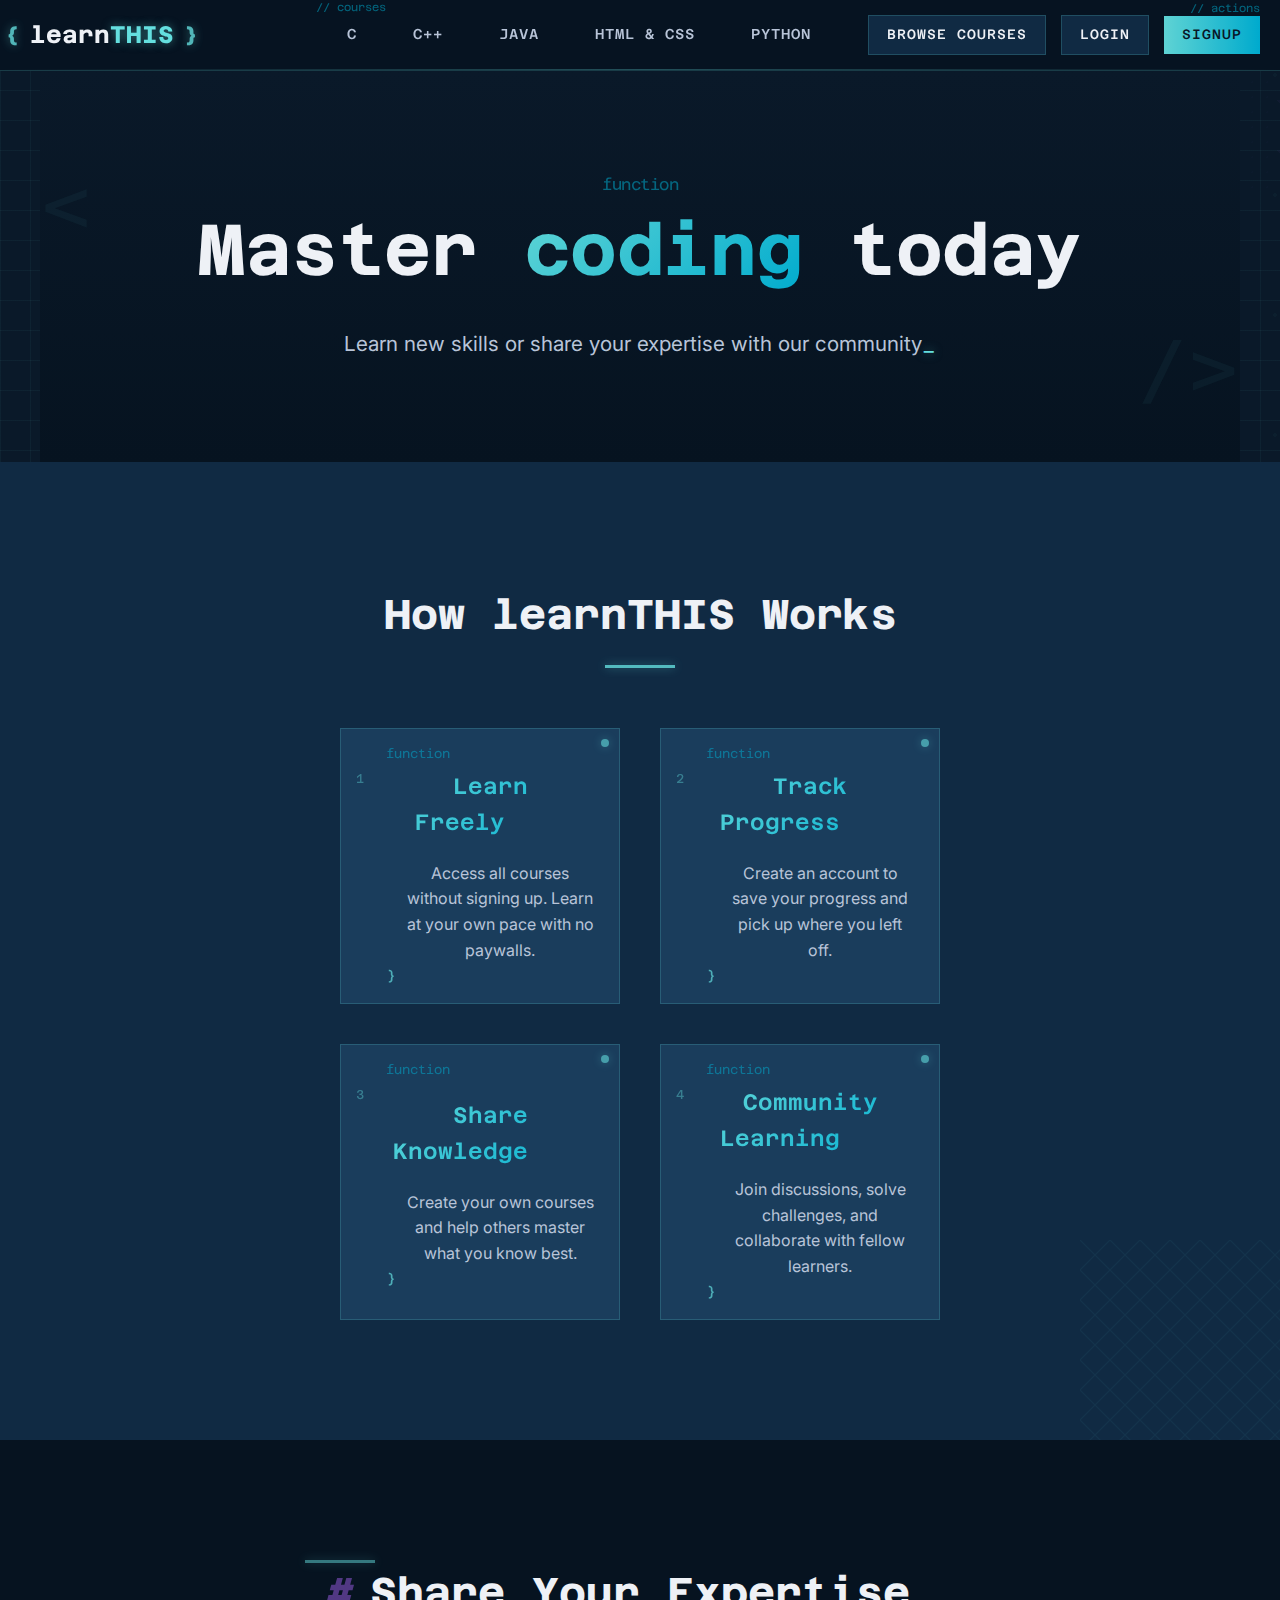
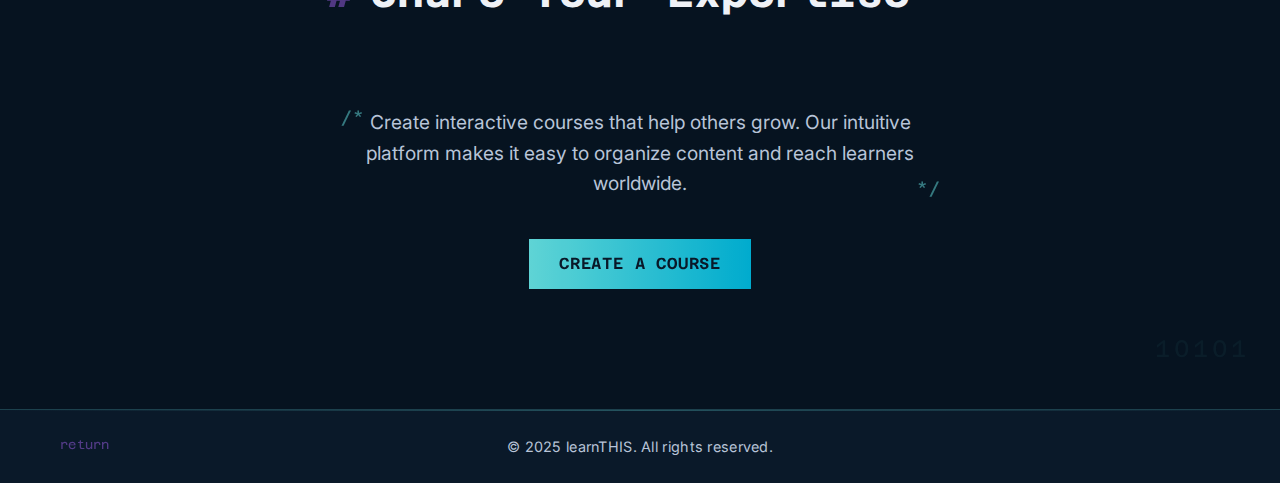
<file: index.html>
<!DOCTYPE html>
<html lang="en">

<head>
    <meta charset="UTF-8">
    <meta name="viewport" content="width=device-width, initial-scale=1.0">
    <meta name="description" content="Learn programming languages like C, C++, Java, HTML, CSS, and Python for free, or create your own courses to teach others">
    <title>learnTHIS - Free Programming Courses</title>
    <link rel="stylesheet" href="styles.css">
    <link rel="shortcut icon" href="favicon.ico" type="image/x-icon">
</head>

<body>
    <header>
        <nav aria-label="Main navigation">
            <a href="index.html" class="logo" aria-label="learnTHIS homepage">learn<span class="emphasized">THIS</span></a>

            <div class="courses-container" role="navigation" aria-label="Course navigation">
                <a href="C.html" class="course">C</a>
                <a href="C++.html" class="course">C++</a>
                <a href="Java.html" class="course">JAVA</a>
                <a href="HTML.html" class="course">HTML &amp; CSS</a>
                <a href="Python.html" class="course">PYTHON</a>
            </div>

            <div class="buttons-container">
                <a href="browse-courses.html" class="button">BROWSE COURSES</a>
                <a href="login.html" class="button">LOGIN</a>
                <a href="signup.html" class="button">SIGNUP</a>
            </div>
        </nav>
    </header>

    <main>
        <section class="welcome-section">
            <h1 class="welcome-title">Master <span id="rotating-text" class="emphasized"
                    data-courses="C,C++,JAVA,HTML & CSS,PYTHON">coding</span> today</h1>
            <p class="welcome-subtitle">Learn new skills or share your expertise with our community</p>
        </section>

        <section class="how-it-works-section" aria-labelledby="how-it-works">
            <h2 class="section-title" id="how-it-works">How learnTHIS Works</h2>
            <div class="features-container">
                <article class="feature-circle">
                    <h3>Learn Freely</h3>
                    <p>Access all courses without signing up. Learn at your own pace with no paywalls.</p>
                </article>
                <article class="feature-circle">
                    <h3>Track Progress</h3>
                    <p>Create an account to save your progress and pick up where you left off.</p>
                </article>
                <article class="feature-circle">
                    <h3>Share Knowledge</h3>
                    <p>Create your own courses and help others master what you know best.</p>
                </article>
                <article class="feature-circle">
                    <h3>Community Learning</h3>
                    <p>Join discussions, solve challenges, and collaborate with fellow learners.</p>
                </article>
            </div>
        </section>

        <section class="share-knowledge-section" aria-labelledby="share-knowledge">
            <div class="container">
                <h2 class="section-title" id="share-knowledge">Share Your Expertise</h2>
                <p class="share-knowledge-text">Create interactive courses that help others grow. Our intuitive platform makes it easy to organize content and reach learners worldwide.</p>
                <a href="create-course.html" class="button create-course-btn">CREATE A COURSE</a>
            </div>
        </section>
    </main>

    <footer>
        <div class="footer-content">
            © 2025 learnTHIS. All rights reserved.
        </div>
    </footer>
    <script src="script.js"></script>
</body>

</html>
</file>
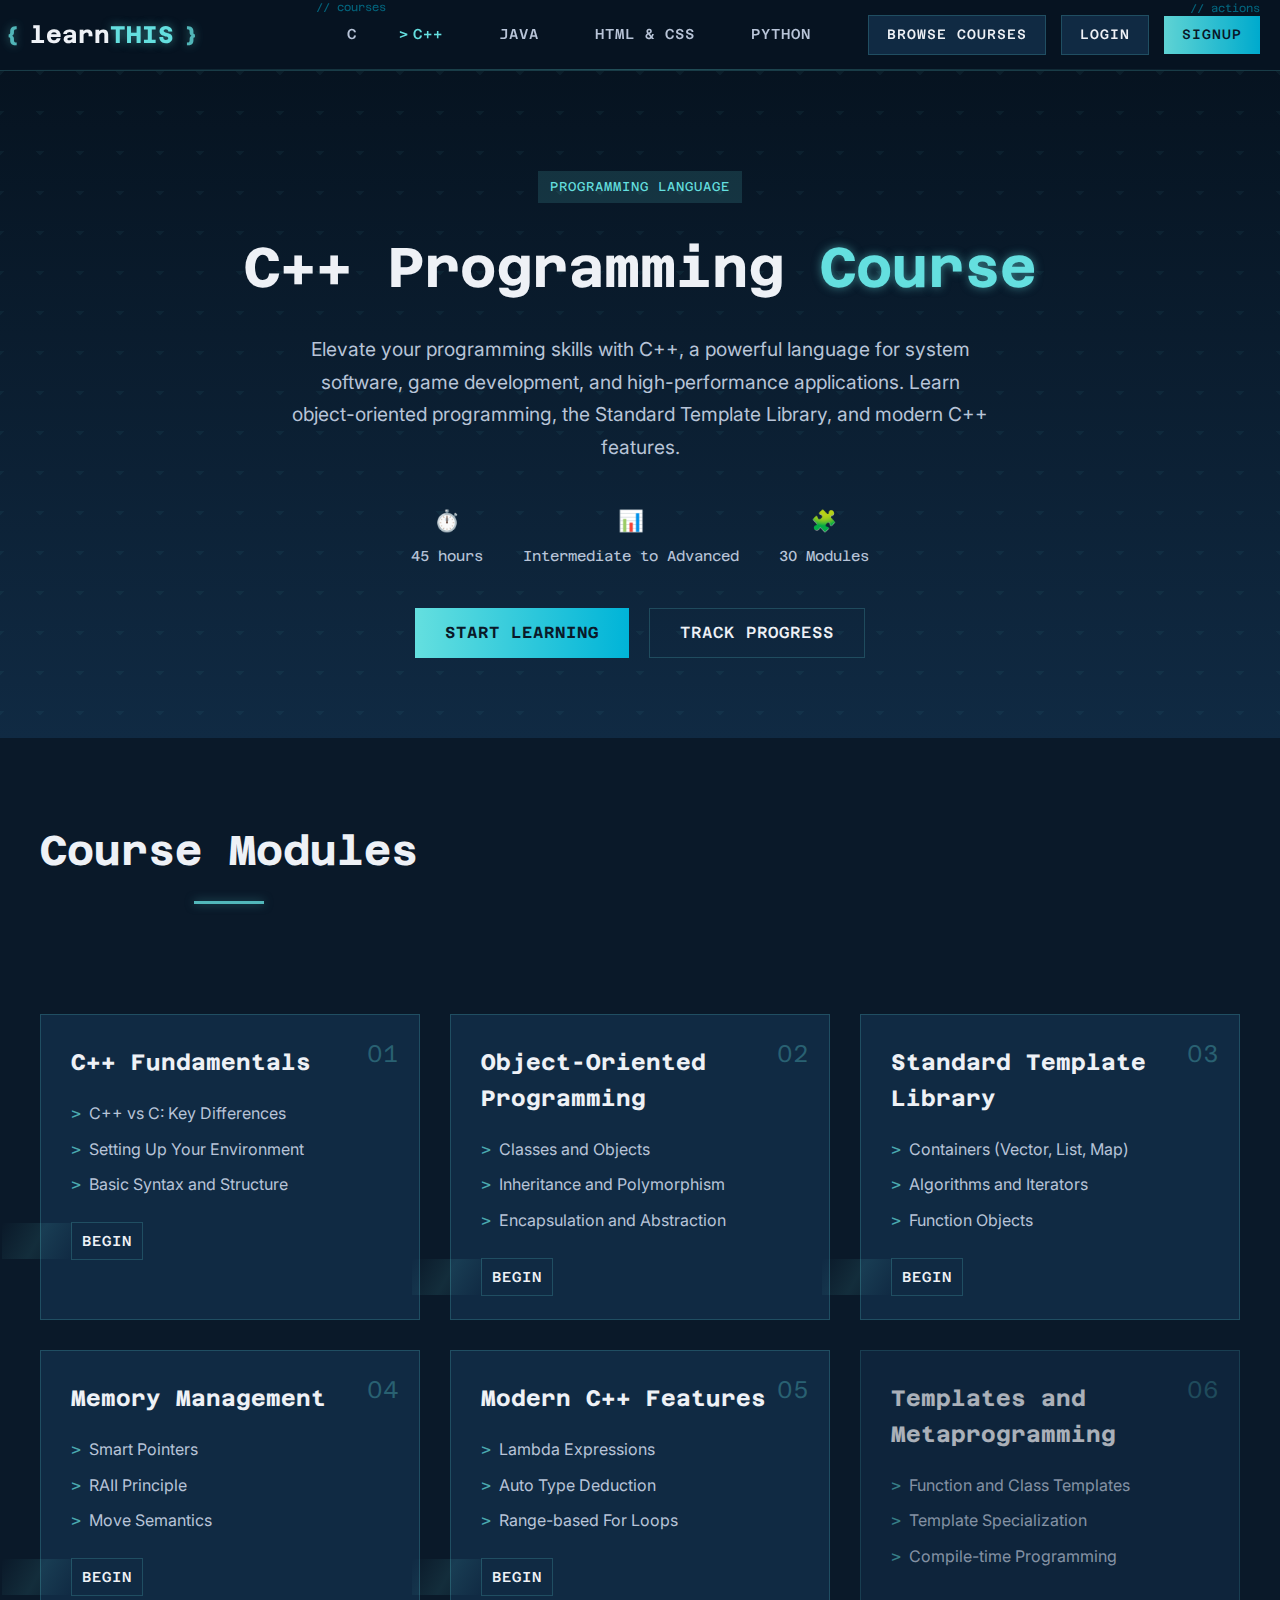
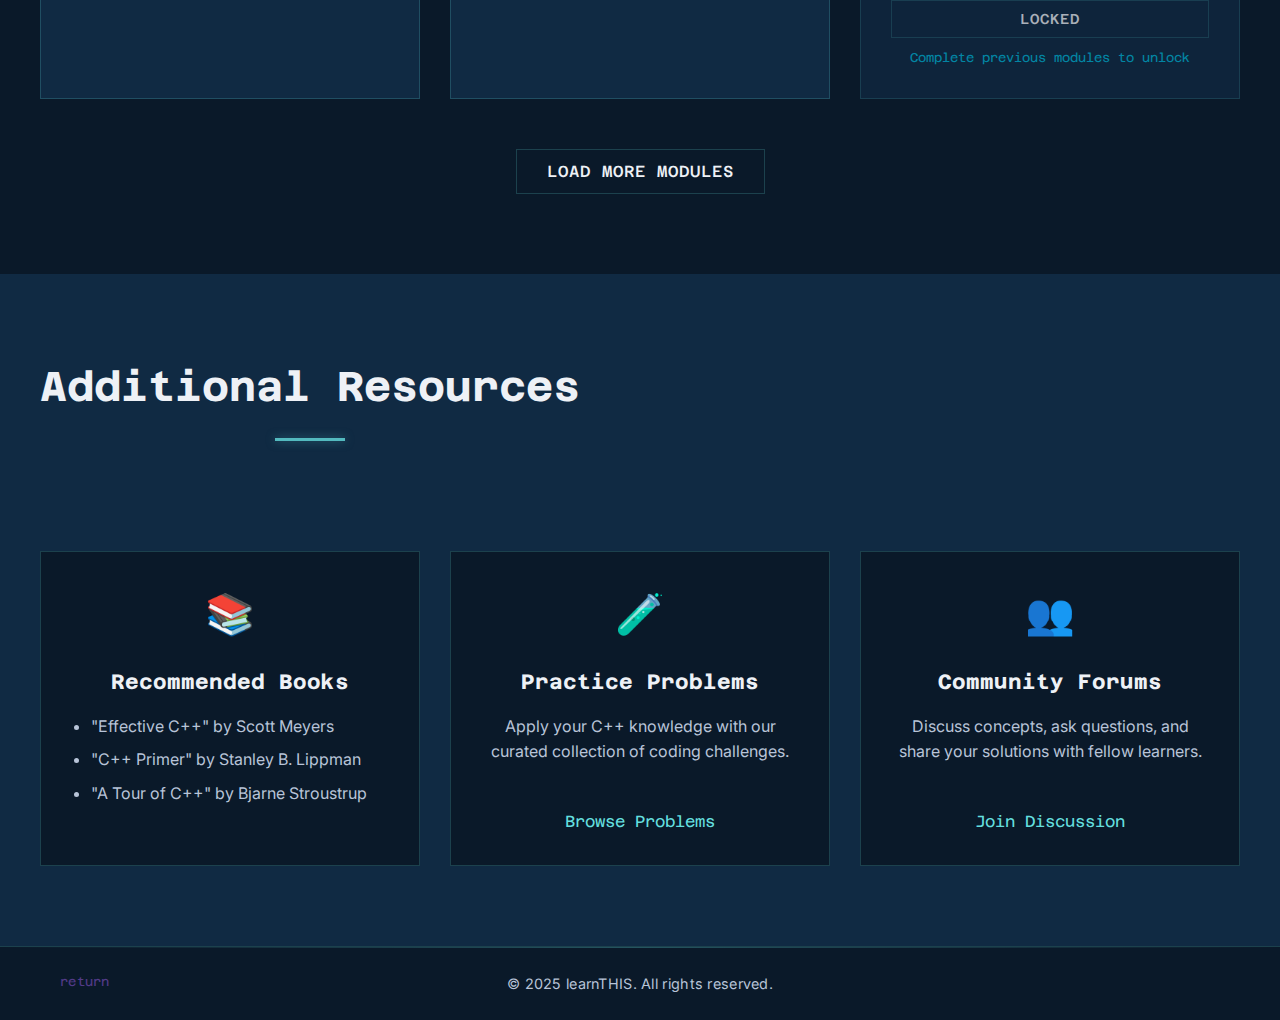
<file: C++.html>
<!DOCTYPE html>
<html lang="en">

<head>
    <meta charset="UTF-8">
    <meta name="viewport" content="width=device-width, initial-scale=1.0">
    <meta name="description" content="Learn C++ programming with object-oriented principles, STL, and modern C++ features through free interactive tutorials">
    <title>C++ Programming Course - learnTHIS</title>
    <link rel="stylesheet" href="styles.css">
    <link rel="stylesheet" href="course-styles.css">
    <link rel="shortcut icon" href="favicon.ico" type="image/x-icon">
</head>

<body class="course-page">
    <header>
        <nav aria-label="Main navigation">
            <a href="index.html" class="logo" aria-label="learnTHIS homepage">learn<span class="emphasized">THIS</span></a>

            <div class="courses-container" role="navigation" aria-label="Course navigation">
                <a href="C.html" class="course">C</a>
                <a href="C++.html" class="course active">C++</a>
                <a href="Java.html" class="course">JAVA</a>
                <a href="HTML.html" class="course">HTML &amp; CSS</a>
                <a href="Python.html" class="course">PYTHON</a>
            </div>

            <div class="buttons-container">
                <a href="browse-courses.html" class="button">BROWSE COURSES</a>
                <a href="login.html" class="button">LOGIN</a>
                <a href="signup.html" class="button">SIGNUP</a>
            </div>
        </nav>
    </header>

    <main>
        <section class="course-header">
            <div class="container">
                <span class="course-tag">Programming Language</span>
                <h1>C++ Programming <span class="emphasized">Course</span></h1>
                <p class="course-description">Elevate your programming skills with C++, a powerful language for system software, game development, and high-performance applications. Learn object-oriented programming, the Standard Template Library, and modern C++ features.</p>
                <div class="course-meta">
                    <div class="meta-item">
                        <span class="meta-icon">⏱️</span>
                        <span class="meta-text">45 hours</span>
                    </div>
                    <div class="meta-item">
                        <span class="meta-icon">📊</span>
                        <span class="meta-text">Intermediate to Advanced</span>
                    </div>
                    <div class="meta-item">
                        <span class="meta-icon">🧩</span>
                        <span class="meta-text">30 Modules</span>
                    </div>
                </div>
                <div class="course-actions">
                    <a href="#modules" class="button start-button">Start Learning</a>
                    <button class="button outline-button track-button">Track Progress</button>
                </div>
            </div>
        </section>

        <section id="modules" class="course-modules">
            <div class="container">
                <h2 class="section-title">Course Modules</h2>
                <div class="module-grid">
                    <div class="module-card">
                        <span class="module-number">01</span>
                        <h3>C++ Fundamentals</h3>
                        <ul class="module-lessons">
                            <li>C++ vs C: Key Differences</li>
                            <li>Setting Up Your Environment</li>
                            <li>Basic Syntax and Structure</li>
                        </ul>
                        <a href="Cpp/module1.html" class="button module-button">Begin</a>
                    </div>
                    
                    <div class="module-card">
                        <span class="module-number">02</span>
                        <h3>Object-Oriented Programming</h3>
                        <ul class="module-lessons">
                            <li>Classes and Objects</li>
                            <li>Inheritance and Polymorphism</li>
                            <li>Encapsulation and Abstraction</li>
                        </ul>
                        <a href="Cpp/module2.html" class="button module-button">Begin</a>
                    </div>
                    
                    <div class="module-card">
                        <span class="module-number">03</span>
                        <h3>Standard Template Library</h3>
                        <ul class="module-lessons">
                            <li>Containers (Vector, List, Map)</li>
                            <li>Algorithms and Iterators</li>
                            <li>Function Objects</li>
                        </ul>
                        <a href="Cpp/module3.html" class="button module-button">Begin</a>
                    </div>
                    
                    <div class="module-card">
                        <span class="module-number">04</span>
                        <h3>Memory Management</h3>
                        <ul class="module-lessons">
                            <li>Smart Pointers</li>
                            <li>RAII Principle</li>
                            <li>Move Semantics</li>
                        </ul>
                        <a href="Cpp/module4.html" class="button module-button">Begin</a>
                    </div>
                    
                    <div class="module-card">
                        <span class="module-number">05</span>
                        <h3>Modern C++ Features</h3>
                        <ul class="module-lessons">
                            <li>Lambda Expressions</li>
                            <li>Auto Type Deduction</li>
                            <li>Range-based For Loops</li>
                        </ul>
                        <a href="Cpp/module5.html" class="button module-button">Begin</a>
                    </div>
                    
                    <div class="module-card locked">
                        <span class="module-number">06</span>
                        <h3>Templates and Metaprogramming</h3>
                        <ul class="module-lessons">
                            <li>Function and Class Templates</li>
                            <li>Template Specialization</li>
                            <li>Compile-time Programming</li>
                        </ul>
                        <button class="button module-button" disabled>Locked</button>
                        <div class="module-lock-message">Complete previous modules to unlock</div>
                    </div>
                </div>
                
                <div class="load-more-container">
                    <button id="load-more" class="button outline-button">Load More Modules</button>
                </div>
            </div>
        </section>
        
        <section class="course-resources">
            <div class="container">
                <h2 class="section-title">Additional Resources</h2>
                <div class="resources-grid">
                    <div class="resource-card">
                        <div class="resource-icon">📚</div>
                        <h3>Recommended Books</h3>
                        <ul>
                            <li>"Effective C++" by Scott Meyers</li>
                            <li>"C++ Primer" by Stanley B. Lippman</li>
                            <li>"A Tour of C++" by Bjarne Stroustrup</li>
                        </ul>
                    </div>
                    
                    <div class="resource-card">
                        <div class="resource-icon">🧪</div>
                        <h3>Practice Problems</h3>
                        <p>Apply your C++ knowledge with our curated collection of coding challenges.</p>
                        <a href="Cpp/practice.html" class="text-link">Browse Problems</a>
                    </div>
                    
                    <div class="resource-card">
                        <div class="resource-icon">👥</div>
                        <h3>Community Forums</h3>
                        <p>Discuss concepts, ask questions, and share your solutions with fellow learners.</p>
                        <a href="forums.html" class="text-link">Join Discussion</a>
                    </div>
                </div>
            </div>
        </section>
    </main>

    <footer>
        <div class="footer-content">
            © 2025 learnTHIS. All rights reserved.
        </div>
    </footer>
    <script src="script.js"></script>
    <script src="course-script.js"></script>
</body>

</html>
</file>
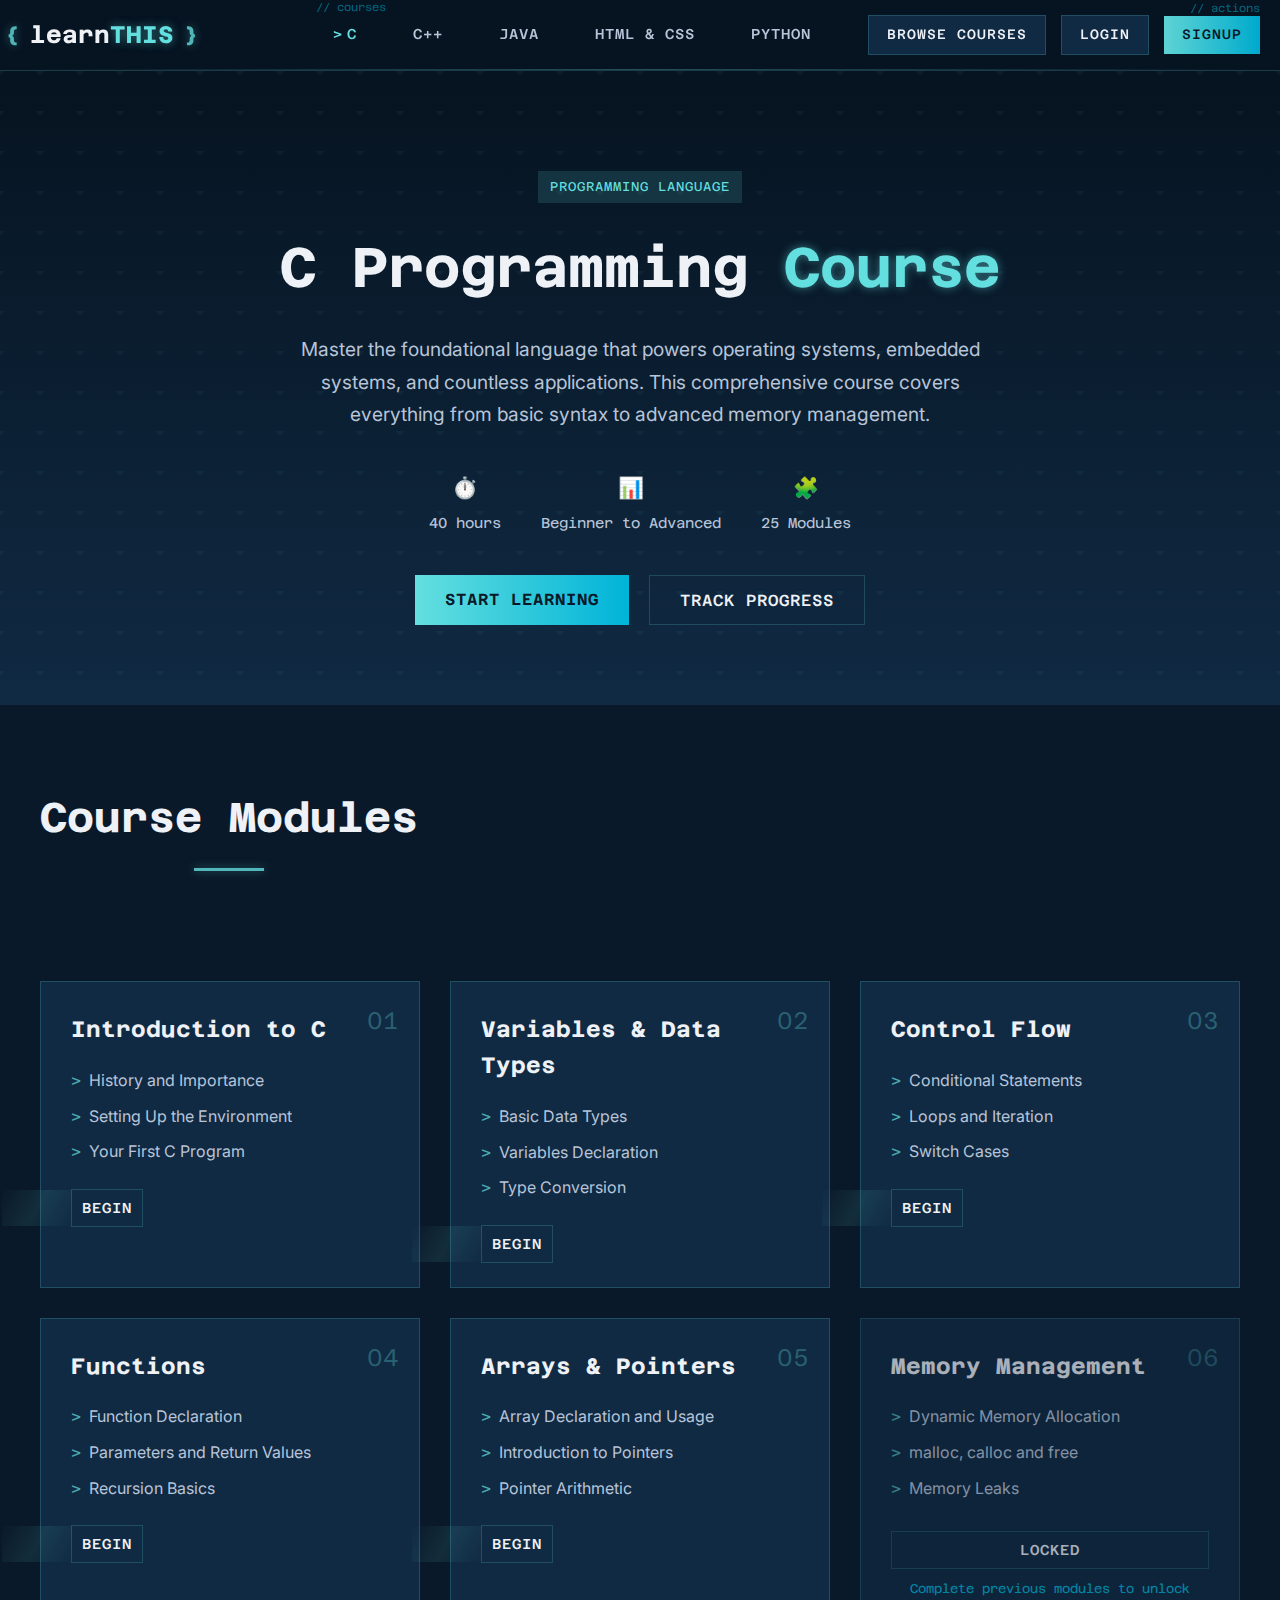
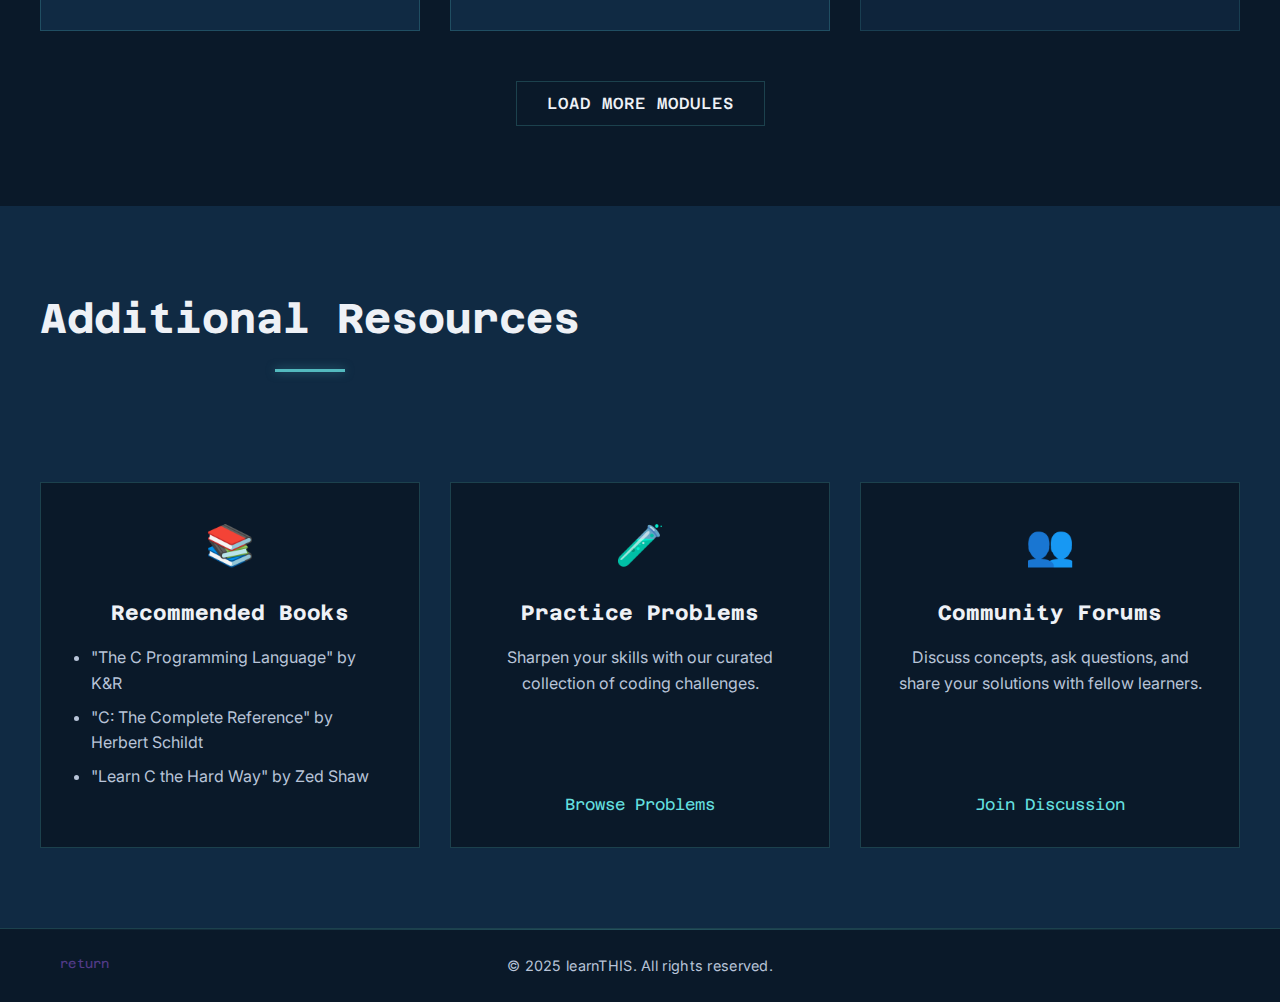
<file: C.html>
<!DOCTYPE html>
<html lang="en">

<head>
    <meta charset="UTF-8">
    <meta name="viewport" content="width=device-width, initial-scale=1.0">
    <meta name="description" content="Learn C programming from basics to advanced concepts with free interactive tutorials and exercises">
    <title>C Programming Course - learnTHIS</title>
    <link rel="stylesheet" href="styles.css">
    <link rel="stylesheet" href="course-styles.css">
    <link rel="shortcut icon" href="favicon.ico" type="image/x-icon">
</head>

<body class="course-page">
    <header>
        <nav aria-label="Main navigation">
            <a href="index.html" class="logo" aria-label="learnTHIS homepage">learn<span class="emphasized">THIS</span></a>

            <div class="courses-container" role="navigation" aria-label="Course navigation">
                <a href="C.html" class="course active">C</a>
                <a href="C++.html" class="course">C++</a>
                <a href="Java.html" class="course">JAVA</a>
                <a href="HTML.html" class="course">HTML &amp; CSS</a>
                <a href="Python.html" class="course">PYTHON</a>
            </div>

            <div class="buttons-container">
                <a href="browse-courses.html" class="button">BROWSE COURSES</a>
                <a href="login.html" class="button">LOGIN</a>
                <a href="signup.html" class="button">SIGNUP</a>
            </div>
        </nav>
    </header>

    <main>
        <section class="course-header">
            <div class="container">
                <span class="course-tag">Programming Language</span>
                <h1>C Programming <span class="emphasized">Course</span></h1>
                <p class="course-description">Master the foundational language that powers operating systems, embedded systems, and countless applications. This comprehensive course covers everything from basic syntax to advanced memory management.</p>
                <div class="course-meta">
                    <div class="meta-item">
                        <span class="meta-icon">⏱️</span>
                        <span class="meta-text">40 hours</span>
                    </div>
                    <div class="meta-item">
                        <span class="meta-icon">📊</span>
                        <span class="meta-text">Beginner to Advanced</span>
                    </div>
                    <div class="meta-item">
                        <span class="meta-icon">🧩</span>
                        <span class="meta-text">25 Modules</span>
                    </div>
                </div>
                <div class="course-actions">
                    <a href="#modules" class="button start-button">Start Learning</a>
                    <button class="button outline-button track-button">Track Progress</button>
                </div>
            </div>
        </section>

        <section id="modules" class="course-modules">
            <div class="container">
                <h2 class="section-title">Course Modules</h2>
                <div class="module-grid">
                    <div class="module-card">
                        <span class="module-number">01</span>
                        <h3>Introduction to C</h3>
                        <ul class="module-lessons">
                            <li>History and Importance</li>
                            <li>Setting Up the Environment</li>
                            <li>Your First C Program</li>
                        </ul>
                        <a href="C/module1.html" class="button module-button">Begin</a>
                    </div>
                    
                    <div class="module-card">
                        <span class="module-number">02</span>
                        <h3>Variables & Data Types</h3>
                        <ul class="module-lessons">
                            <li>Basic Data Types</li>
                            <li>Variables Declaration</li>
                            <li>Type Conversion</li>
                        </ul>
                        <a href="C/module2.html" class="button module-button">Begin</a>
                    </div>
                    
                    <div class="module-card">
                        <span class="module-number">03</span>
                        <h3>Control Flow</h3>
                        <ul class="module-lessons">
                            <li>Conditional Statements</li>
                            <li>Loops and Iteration</li>
                            <li>Switch Cases</li>
                        </ul>
                        <a href="C/module3.html" class="button module-button">Begin</a>
                    </div>
                    
                    <div class="module-card">
                        <span class="module-number">04</span>
                        <h3>Functions</h3>
                        <ul class="module-lessons">
                            <li>Function Declaration</li>
                            <li>Parameters and Return Values</li>
                            <li>Recursion Basics</li>
                        </ul>
                        <a href="C/module4.html" class="button module-button">Begin</a>
                    </div>
                    
                    <div class="module-card">
                        <span class="module-number">05</span>
                        <h3>Arrays & Pointers</h3>
                        <ul class="module-lessons">
                            <li>Array Declaration and Usage</li>
                            <li>Introduction to Pointers</li>
                            <li>Pointer Arithmetic</li>
                        </ul>
                        <a href="C/module5.html" class="button module-button">Begin</a>
                    </div>
                    
                    <div class="module-card locked">
                        <span class="module-number">06</span>
                        <h3>Memory Management</h3>
                        <ul class="module-lessons">
                            <li>Dynamic Memory Allocation</li>
                            <li>malloc, calloc and free</li>
                            <li>Memory Leaks</li>
                        </ul>
                        <button class="button module-button" disabled>Locked</button>
                        <div class="module-lock-message">Complete previous modules to unlock</div>
                    </div>
                </div>
                
                <div class="load-more-container">
                    <button id="load-more" class="button outline-button">Load More Modules</button>
                </div>
            </div>
        </section>
        
        <section class="course-resources">
            <div class="container">
                <h2 class="section-title">Additional Resources</h2>
                <div class="resources-grid">
                    <div class="resource-card">
                        <div class="resource-icon">📚</div>
                        <h3>Recommended Books</h3>
                        <ul>
                            <li>"The C Programming Language" by K&R</li>
                            <li>"C: The Complete Reference" by Herbert Schildt</li>
                            <li>"Learn C the Hard Way" by Zed Shaw</li>
                        </ul>
                    </div>
                    
                    <div class="resource-card">
                        <div class="resource-icon">🧪</div>
                        <h3>Practice Problems</h3>
                        <p>Sharpen your skills with our curated collection of coding challenges.</p>
                        <a href="C/practice.html" class="text-link">Browse Problems</a>
                    </div>
                    
                    <div class="resource-card">
                        <div class="resource-icon">👥</div>
                        <h3>Community Forums</h3>
                        <p>Discuss concepts, ask questions, and share your solutions with fellow learners.</p>
                        <a href="forums.html" class="text-link">Join Discussion</a>
                    </div>
                </div>
            </div>
        </section>
    </main>

    <footer>
        <div class="footer-content">
            © 2025 learnTHIS. All rights reserved.
        </div>
    </footer>
    <script src="script.js"></script>
    <script src="course-script.js"></script>
</body>

</html>
</file>
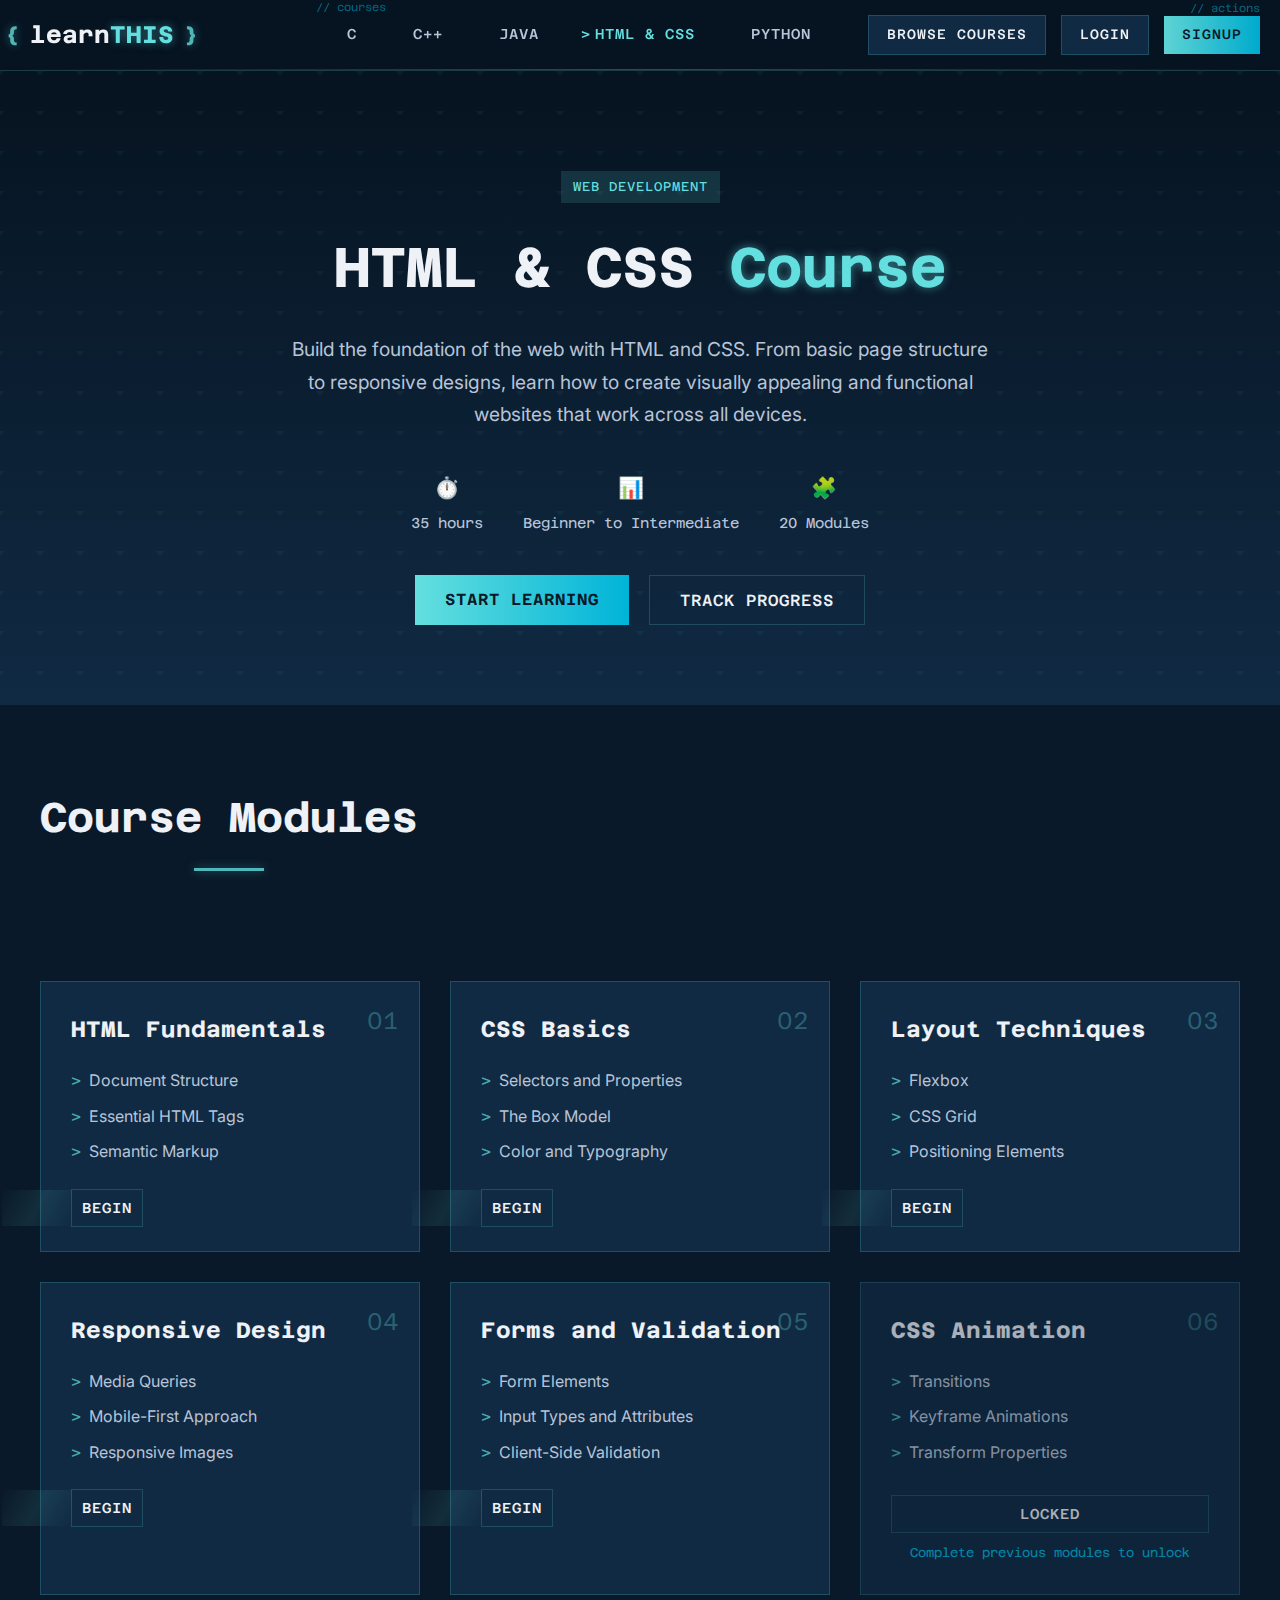
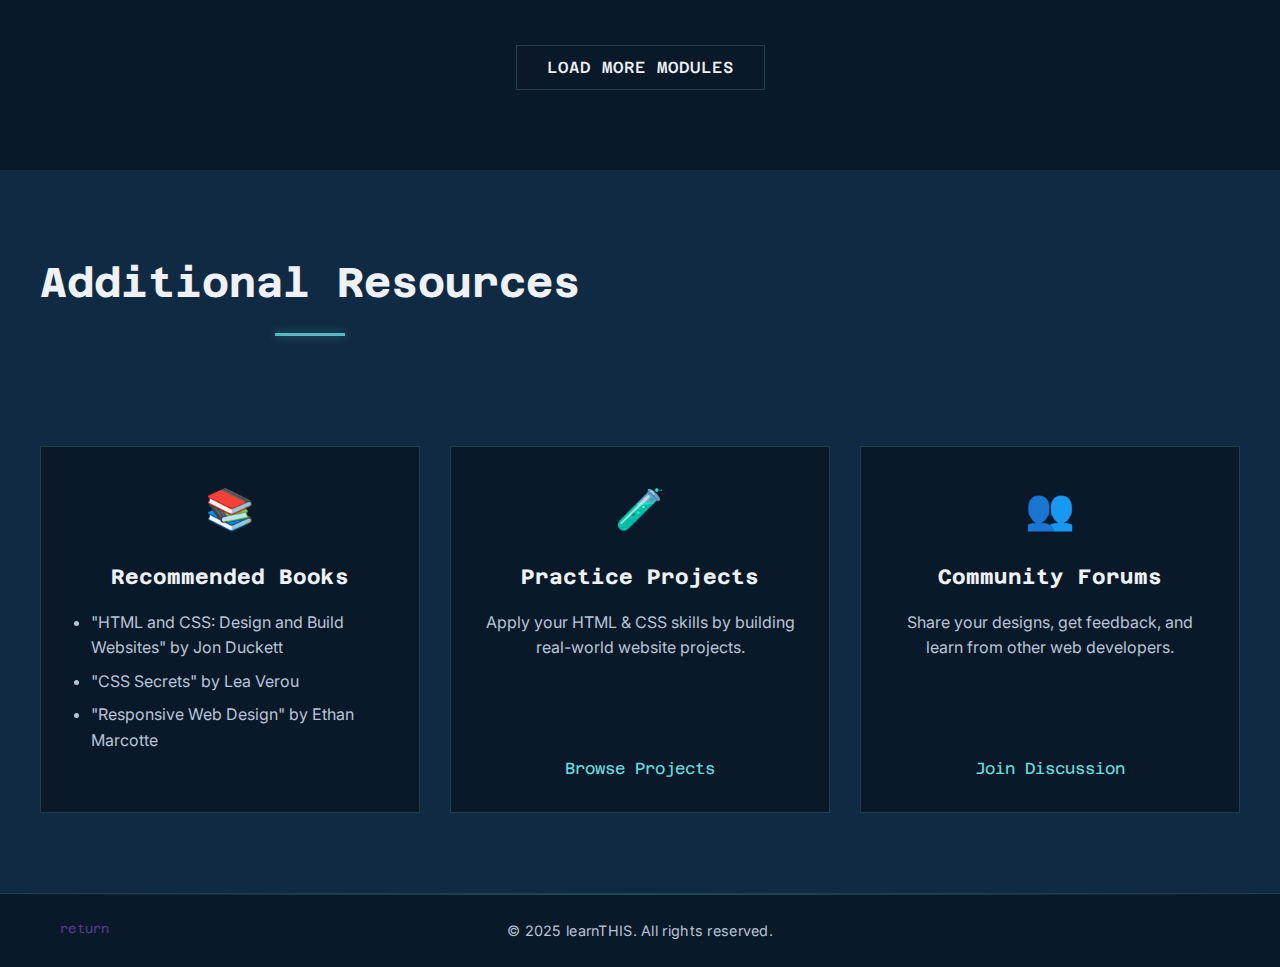
<file: HTML.html>
<!DOCTYPE html>
<html lang="en">

<head>
    <meta charset="UTF-8">
    <meta name="viewport" content="width=device-width, initial-scale=1.0">
    <meta name="description" content="Learn HTML and CSS from scratch to create beautiful, responsive websites with interactive lessons and projects">
    <title>HTML & CSS Course - learnTHIS</title>
    <link rel="stylesheet" href="styles.css">
    <link rel="stylesheet" href="course-styles.css">
    <link rel="shortcut icon" href="favicon.ico" type="image/x-icon">
</head>

<body class="course-page">
    <header>
        <nav aria-label="Main navigation">
            <a href="index.html" class="logo" aria-label="learnTHIS homepage">learn<span class="emphasized">THIS</span></a>

            <div class="courses-container" role="navigation" aria-label="Course navigation">
                <a href="C.html" class="course">C</a>
                <a href="C++.html" class="course">C++</a>
                <a href="Java.html" class="course">JAVA</a>
                <a href="HTML.html" class="course active">HTML &amp; CSS</a>
                <a href="Python.html" class="course">PYTHON</a>
            </div>

            <div class="buttons-container">
                <a href="browse-courses.html" class="button">BROWSE COURSES</a>
                <a href="login.html" class="button">LOGIN</a>
                <a href="signup.html" class="button">SIGNUP</a>
            </div>
        </nav>
    </header>

    <main>
        <section class="course-header">
            <div class="container">
                <span class="course-tag">Web Development</span>
                <h1>HTML & CSS <span class="emphasized">Course</span></h1>
                <p class="course-description">Build the foundation of the web with HTML and CSS. From basic page structure to responsive designs, learn how to create visually appealing and functional websites that work across all devices.</p>
                <div class="course-meta">
                    <div class="meta-item">
                        <span class="meta-icon">⏱️</span>
                        <span class="meta-text">35 hours</span>
                    </div>
                    <div class="meta-item">
                        <span class="meta-icon">📊</span>
                        <span class="meta-text">Beginner to Intermediate</span>
                    </div>
                    <div class="meta-item">
                        <span class="meta-icon">🧩</span>
                        <span class="meta-text">20 Modules</span>
                    </div>
                </div>
                <div class="course-actions">
                    <a href="#modules" class="button start-button">Start Learning</a>
                    <button class="button outline-button track-button">Track Progress</button>
                </div>
            </div>
        </section>

        <section id="modules" class="course-modules">
            <div class="container">
                <h2 class="section-title">Course Modules</h2>
                <div class="module-grid">
                    <div class="module-card">
                        <span class="module-number">01</span>
                        <h3>HTML Fundamentals</h3>
                        <ul class="module-lessons">
                            <li>Document Structure</li>
                            <li>Essential HTML Tags</li>
                            <li>Semantic Markup</li>
                        </ul>
                        <a href="HTML/module1.html" class="button module-button">Begin</a>
                    </div>
                    
                    <div class="module-card">
                        <span class="module-number">02</span>
                        <h3>CSS Basics</h3>
                        <ul class="module-lessons">
                            <li>Selectors and Properties</li>
                            <li>The Box Model</li>
                            <li>Color and Typography</li>
                        </ul>
                        <a href="HTML/module2.html" class="button module-button">Begin</a>
                    </div>
                    
                    <div class="module-card">
                        <span class="module-number">03</span>
                        <h3>Layout Techniques</h3>
                        <ul class="module-lessons">
                            <li>Flexbox</li>
                            <li>CSS Grid</li>
                            <li>Positioning Elements</li>
                        </ul>
                        <a href="HTML/module3.html" class="button module-button">Begin</a>
                    </div>
                    
                    <div class="module-card">
                        <span class="module-number">04</span>
                        <h3>Responsive Design</h3>
                        <ul class="module-lessons">
                            <li>Media Queries</li>
                            <li>Mobile-First Approach</li>
                            <li>Responsive Images</li>
                        </ul>
                        <a href="HTML/module4.html" class="button module-button">Begin</a>
                    </div>
                    
                    <div class="module-card">
                        <span class="module-number">05</span>
                        <h3>Forms and Validation</h3>
                        <ul class="module-lessons">
                            <li>Form Elements</li>
                            <li>Input Types and Attributes</li>
                            <li>Client-Side Validation</li>
                        </ul>
                        <a href="HTML/module5.html" class="button module-button">Begin</a>
                    </div>
                    
                    <div class="module-card locked">
                        <span class="module-number">06</span>
                        <h3>CSS Animation</h3>
                        <ul class="module-lessons">
                            <li>Transitions</li>
                            <li>Keyframe Animations</li>
                            <li>Transform Properties</li>
                        </ul>
                        <button class="button module-button" disabled>Locked</button>
                        <div class="module-lock-message">Complete previous modules to unlock</div>
                    </div>
                </div>
                
                <div class="load-more-container">
                    <button id="load-more" class="button outline-button">Load More Modules</button>
                </div>
            </div>
        </section>
        
        <section class="course-resources">
            <div class="container">
                <h2 class="section-title">Additional Resources</h2>
                <div class="resources-grid">
                    <div class="resource-card">
                        <div class="resource-icon">📚</div>
                        <h3>Recommended Books</h3>
                        <ul>
                            <li>"HTML and CSS: Design and Build Websites" by Jon Duckett</li>
                            <li>"CSS Secrets" by Lea Verou</li>
                            <li>"Responsive Web Design" by Ethan Marcotte</li>
                        </ul>
                    </div>
                    
                    <div class="resource-card">
                        <div class="resource-icon">🧪</div>
                        <h3>Practice Projects</h3>
                        <p>Apply your HTML & CSS skills by building real-world website projects.</p>
                        <a href="HTML/projects.html" class="text-link">Browse Projects</a>
                    </div>
                    
                    <div class="resource-card">
                        <div class="resource-icon">👥</div>
                        <h3>Community Forums</h3>
                        <p>Share your designs, get feedback, and learn from other web developers.</p>
                        <a href="forums.html" class="text-link">Join Discussion</a>
                    </div>
                </div>
            </div>
        </section>
    </main>

    <footer>
        <div class="footer-content">
            © 2025 learnTHIS. All rights reserved.
        </div>
    </footer>
    <script src="script.js"></script>
    <script src="course-script.js"></script>
</body>

</html>
</file>
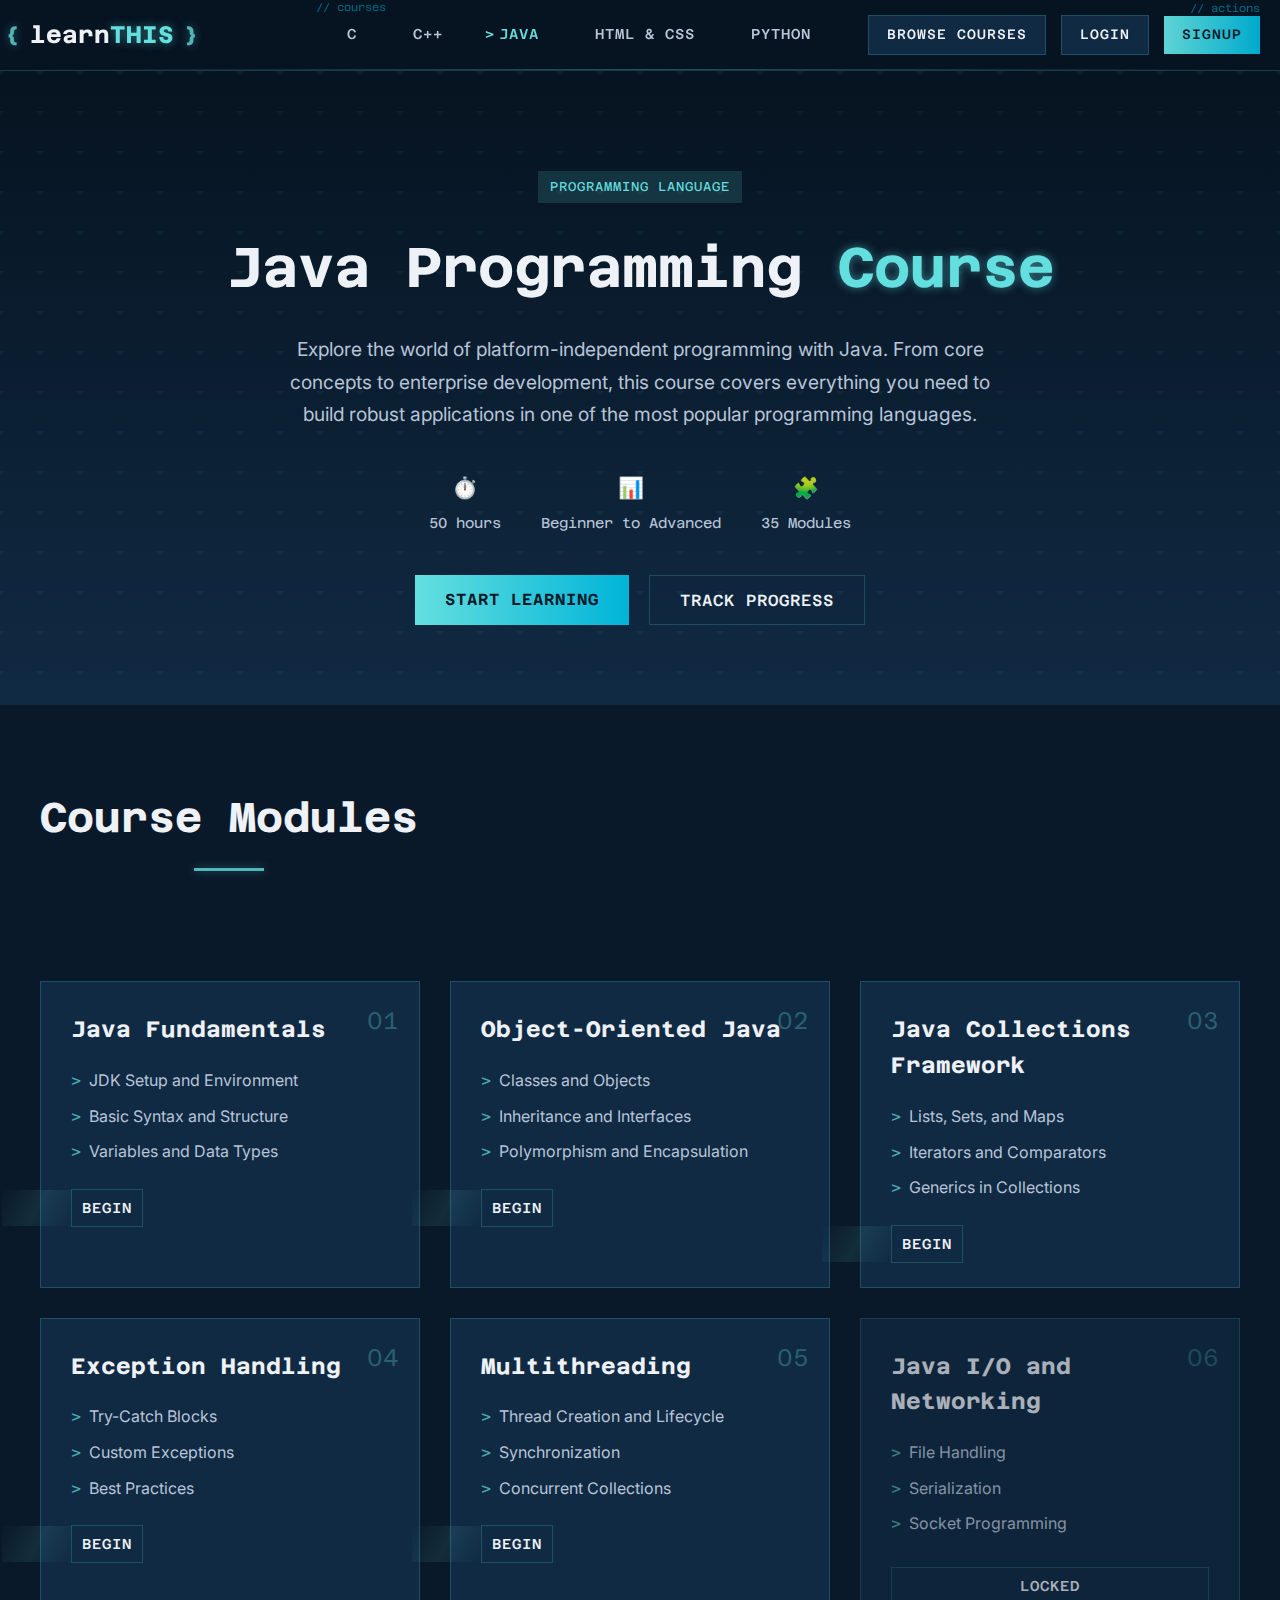
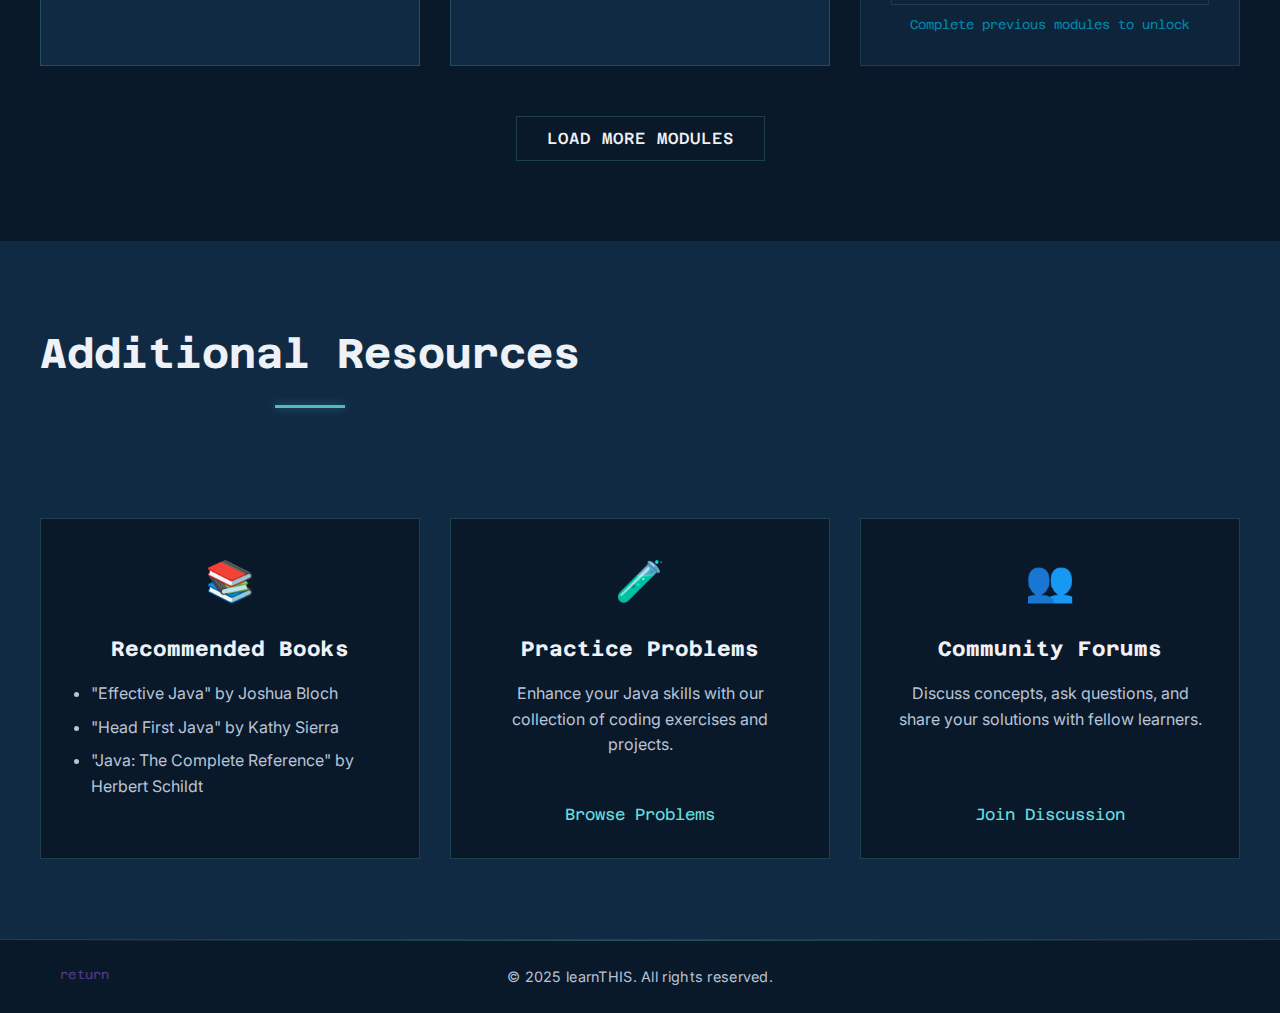
<file: Java.html>
<!DOCTYPE html>
<html lang="en">

<head>
    <meta charset="UTF-8">
    <meta name="viewport" content="width=device-width, initial-scale=1.0">
    <meta name="description" content="Learn Java programming from foundations to advanced topics including OOP, collections, and enterprise development">
    <title>Java Programming Course - learnTHIS</title>
    <link rel="stylesheet" href="styles.css">
    <link rel="stylesheet" href="course-styles.css">
    <link rel="shortcut icon" href="favicon.ico" type="image/x-icon">
</head>

<body class="course-page">
    <header>
        <nav aria-label="Main navigation">
            <a href="index.html" class="logo" aria-label="learnTHIS homepage">learn<span class="emphasized">THIS</span></a>

            <div class="courses-container" role="navigation" aria-label="Course navigation">
                <a href="C.html" class="course">C</a>
                <a href="C++.html" class="course">C++</a>
                <a href="Java.html" class="course active">JAVA</a>
                <a href="HTML.html" class="course">HTML &amp; CSS</a>
                <a href="Python.html" class="course">PYTHON</a>
            </div>

            <div class="buttons-container">
                <a href="browse-courses.html" class="button">BROWSE COURSES</a>
                <a href="login.html" class="button">LOGIN</a>
                <a href="signup.html" class="button">SIGNUP</a>
            </div>
        </nav>
    </header>

    <main>
        <section class="course-header">
            <div class="container">
                <span class="course-tag">Programming Language</span>
                <h1>Java Programming <span class="emphasized">Course</span></h1>
                <p class="course-description">Explore the world of platform-independent programming with Java. From core concepts to enterprise development, this course covers everything you need to build robust applications in one of the most popular programming languages.</p>
                <div class="course-meta">
                    <div class="meta-item">
                        <span class="meta-icon">⏱️</span>
                        <span class="meta-text">50 hours</span>
                    </div>
                    <div class="meta-item">
                        <span class="meta-icon">📊</span>
                        <span class="meta-text">Beginner to Advanced</span>
                    </div>
                    <div class="meta-item">
                        <span class="meta-icon">🧩</span>
                        <span class="meta-text">35 Modules</span>
                    </div>
                </div>
                <div class="course-actions">
                    <a href="#modules" class="button start-button">Start Learning</a>
                    <button class="button outline-button track-button">Track Progress</button>
                </div>
            </div>
        </section>

        <section id="modules" class="course-modules">
            <div class="container">
                <h2 class="section-title">Course Modules</h2>
                <div class="module-grid">
                    <div class="module-card">
                        <span class="module-number">01</span>
                        <h3>Java Fundamentals</h3>
                        <ul class="module-lessons">
                            <li>JDK Setup and Environment</li>
                            <li>Basic Syntax and Structure</li>
                            <li>Variables and Data Types</li>
                        </ul>
                        <a href="Java/module1.html" class="button module-button">Begin</a>
                    </div>
                    
                    <div class="module-card">
                        <span class="module-number">02</span>
                        <h3>Object-Oriented Java</h3>
                        <ul class="module-lessons">
                            <li>Classes and Objects</li>
                            <li>Inheritance and Interfaces</li>
                            <li>Polymorphism and Encapsulation</li>
                        </ul>
                        <a href="Java/module2.html" class="button module-button">Begin</a>
                    </div>
                    
                    <div class="module-card">
                        <span class="module-number">03</span>
                        <h3>Java Collections Framework</h3>
                        <ul class="module-lessons">
                            <li>Lists, Sets, and Maps</li>
                            <li>Iterators and Comparators</li>
                            <li>Generics in Collections</li>
                        </ul>
                        <a href="Java/module3.html" class="button module-button">Begin</a>
                    </div>
                    
                    <div class="module-card">
                        <span class="module-number">04</span>
                        <h3>Exception Handling</h3>
                        <ul class="module-lessons">
                            <li>Try-Catch Blocks</li>
                            <li>Custom Exceptions</li>
                            <li>Best Practices</li>
                        </ul>
                        <a href="Java/module4.html" class="button module-button">Begin</a>
                    </div>
                    
                    <div class="module-card">
                        <span class="module-number">05</span>
                        <h3>Multithreading</h3>
                        <ul class="module-lessons">
                            <li>Thread Creation and Lifecycle</li>
                            <li>Synchronization</li>
                            <li>Concurrent Collections</li>
                        </ul>
                        <a href="Java/module5.html" class="button module-button">Begin</a>
                    </div>
                    
                    <div class="module-card locked">
                        <span class="module-number">06</span>
                        <h3>Java I/O and Networking</h3>
                        <ul class="module-lessons">
                            <li>File Handling</li>
                            <li>Serialization</li>
                            <li>Socket Programming</li>
                        </ul>
                        <button class="button module-button" disabled>Locked</button>
                        <div class="module-lock-message">Complete previous modules to unlock</div>
                    </div>
                </div>
                
                <div class="load-more-container">
                    <button id="load-more" class="button outline-button">Load More Modules</button>
                </div>
            </div>
        </section>
        
        <section class="course-resources">
            <div class="container">
                <h2 class="section-title">Additional Resources</h2>
                <div class="resources-grid">
                    <div class="resource-card">
                        <div class="resource-icon">📚</div>
                        <h3>Recommended Books</h3>
                        <ul>
                            <li>"Effective Java" by Joshua Bloch</li>
                            <li>"Head First Java" by Kathy Sierra</li>
                            <li>"Java: The Complete Reference" by Herbert Schildt</li>
                        </ul>
                    </div>
                    
                    <div class="resource-card">
                        <div class="resource-icon">🧪</div>
                        <h3>Practice Problems</h3>
                        <p>Enhance your Java skills with our collection of coding exercises and projects.</p>
                        <a href="Java/practice.html" class="text-link">Browse Problems</a>
                    </div>
                    
                    <div class="resource-card">
                        <div class="resource-icon">👥</div>
                        <h3>Community Forums</h3>
                        <p>Discuss concepts, ask questions, and share your solutions with fellow learners.</p>
                        <a href="forums.html" class="text-link">Join Discussion</a>
                    </div>
                </div>
            </div>
        </section>
    </main>

    <footer>
        <div class="footer-content">
            © 2025 learnTHIS. All rights reserved.
        </div>
    </footer>
    <script src="script.js"></script>
    <script src="course-script.js"></script>
</body>

</html>
</file>
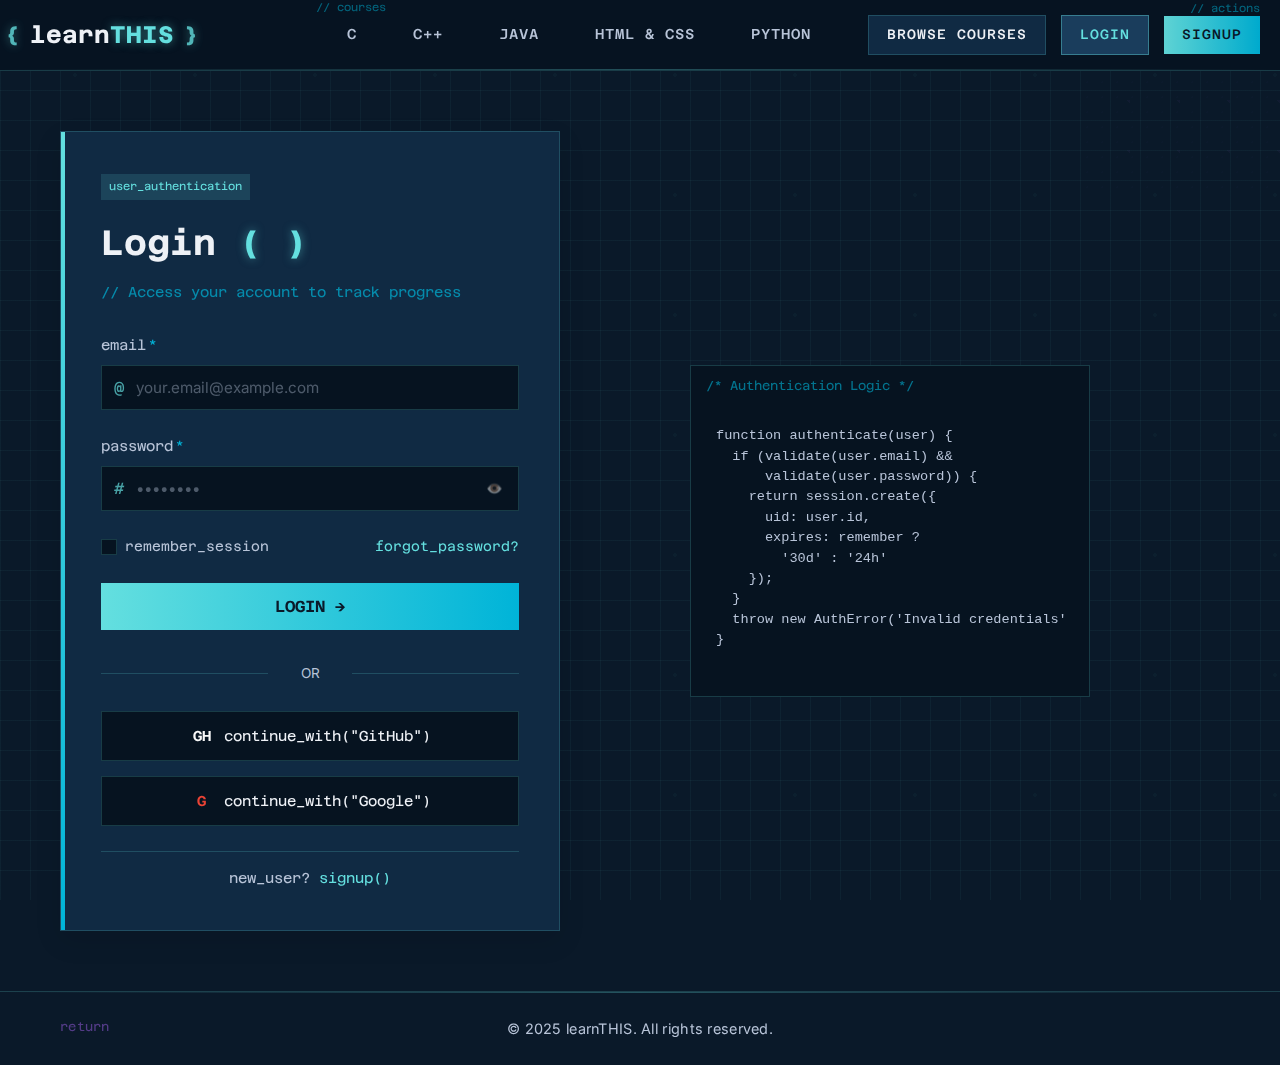
<file: login.html>
<!DOCTYPE html>
<html lang="en">

<head>
    <meta charset="UTF-8">
    <meta name="viewport" content="width=device-width, initial-scale=1.0">
    <meta name="description" content="Login to learnTHIS to track your progress and access personalized learning resources">
    <title>Login - learnTHIS</title>
    <link rel="stylesheet" href="styles.css">
    <link rel="stylesheet" href="auth-styles.css">
    <link rel="shortcut icon" href="favicon.ico" type="image/x-icon">
</head>

<body class="auth-page">
    <header>
        <nav aria-label="Main navigation">
            <a href="index.html" class="logo" aria-label="learnTHIS homepage">learn<span class="emphasized">THIS</span></a>

            <div class="courses-container" role="navigation" aria-label="Course navigation">
                <a href="C.html" class="course">C</a>
                <a href="C++.html" class="course">C++</a>
                <a href="Java.html" class="course">JAVA</a>
                <a href="HTML.html" class="course">HTML &amp; CSS</a>
                <a href="Python.html" class="course">PYTHON</a>
            </div>

            <div class="buttons-container">
                <a href="browse-courses.html" class="button">BROWSE COURSES</a>
                <a href="login.html" class="button active">LOGIN</a>
                <a href="signup.html" class="button">SIGNUP</a>
            </div>
        </nav>
    </header>

    <main>
        <section class="auth-container">
            <div class="auth-card">
                <div class="auth-header">
                    <span class="auth-tag">user_authentication</span>
                    <h1>Login <span class="emphasized">( )</span></h1>
                    <p class="auth-subtitle">// Access your account to track progress</p>
                </div>
                
                <form id="loginForm" class="auth-form">
                    <div class="form-group">
                        <label for="email">email<span class="required">*</span></label>
                        <div class="input-container">
                            <span class="input-prefix">@</span>
                            <input type="email" id="email" name="email" placeholder="your.email@example.com" required autocomplete="email">
                            <div class="input-line"></div>
                        </div>
                    </div>
                    
                    <div class="form-group">
                        <label for="password">password<span class="required">*</span></label>
                        <div class="input-container">
                            <span class="input-prefix">#</span>
                            <input type="password" id="password" name="password" placeholder="••••••••" required autocomplete="current-password">
                            <div class="input-line"></div>
                            <button type="button" class="toggle-password" aria-label="Toggle password visibility">
                                <span class="eye-icon">👁️</span>
                            </button>
                        </div>
                    </div>
                    
                    <div class="form-options">
                        <div class="remember-me">
                            <input type="checkbox" id="remember" name="remember" class="custom-checkbox">
                            <label for="remember">remember_session</label>
                        </div>
                        <a href="forgot-password.html" class="forgot-link">forgot_password?</a>
                    </div>
                    
                    <button type="submit" class="auth-button">
                        <span class="button-text">LOGIN</span>
                        <span class="button-icon">→</span>
                    </button>
                </form>
                
                <div class="auth-divider">
                    <span>OR</span>
                </div>
                
                <div class="social-login">
                    <button type="button" class="social-button github">
                        <span class="social-icon">GH</span>
                        <span>continue_with("GitHub")</span>
                    </button>
                    <button type="button" class="social-button google">
                        <span class="social-icon">G</span>
                        <span>continue_with("Google")</span>
                    </button>
                </div>
                
                <div class="auth-footer">
                    <p class="auth-footer-text">new_user? <a href="signup.html">signup()</a></p>
                </div>
            </div>

            <div class="auth-decoration">
                <div class="code-snippet">
                    <pre><code>
function authenticate(user) {
  if (validate(user.email) && 
      validate(user.password)) {
    return session.create({
      uid: user.id,
      expires: remember ? 
        '30d' : '24h'
    });
  }
  throw new AuthError('Invalid credentials');
}
                    </code></pre>
                </div>
            </div>
        </section>
    </main>

    <footer>
        <div class="footer-content">
            © 2025 learnTHIS. All rights reserved.
        </div>
    </footer>
    <script src="script.js"></script>
    <script src="auth-script.js"></script>
</body>

</html>
</file>
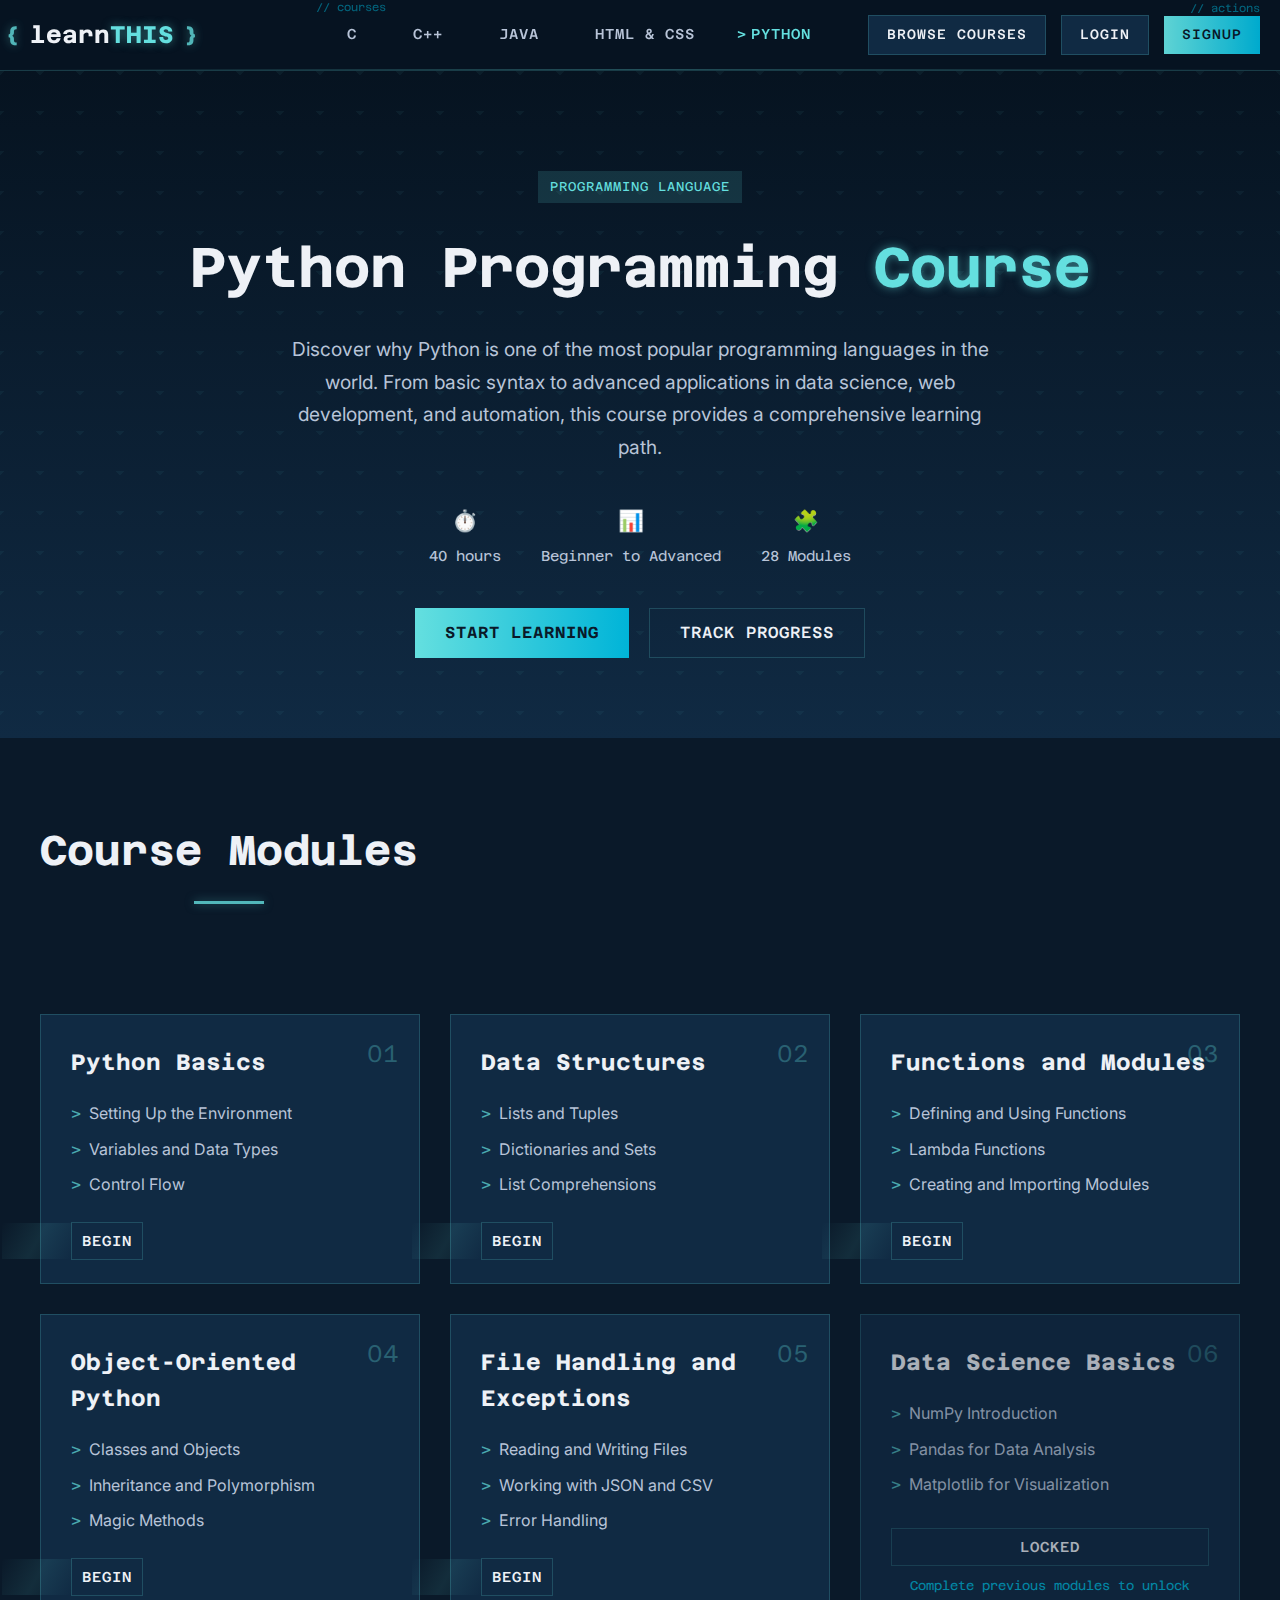
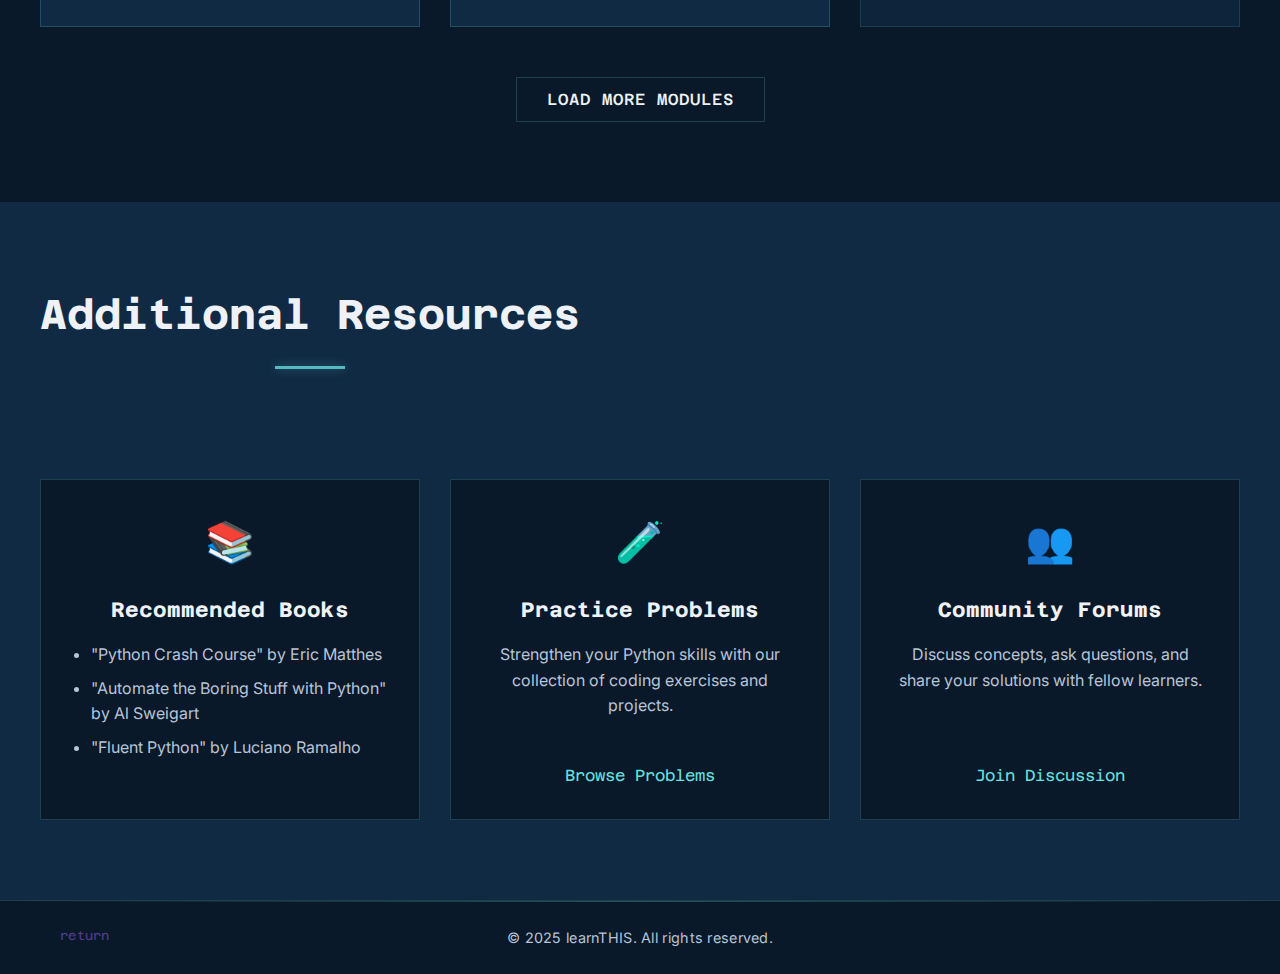
<file: Python.html>
<!DOCTYPE html>
<html lang="en">

<head>
    <meta charset="UTF-8">
    <meta name="viewport" content="width=device-width, initial-scale=1.0">
    <meta name="description" content="Learn Python programming from basics to advanced topics like data science, web development, and automation">
    <title>Python Programming Course - learnTHIS</title>
    <link rel="stylesheet" href="styles.css">
    <link rel="stylesheet" href="course-styles.css">
    <link rel="shortcut icon" href="favicon.ico" type="image/x-icon">
</head>

<body class="course-page">
    <header>
        <nav aria-label="Main navigation">
            <a href="index.html" class="logo" aria-label="learnTHIS homepage">learn<span class="emphasized">THIS</span></a>

            <div class="courses-container" role="navigation" aria-label="Course navigation">
                <a href="C.html" class="course">C</a>
                <a href="C++.html" class="course">C++</a>
                <a href="Java.html" class="course">JAVA</a>
                <a href="HTML.html" class="course">HTML &amp; CSS</a>
                <a href="Python.html" class="course active">PYTHON</a>
            </div>

            <div class="buttons-container">
                <a href="browse-courses.html" class="button">BROWSE COURSES</a>
                <a href="login.html" class="button">LOGIN</a>
                <a href="signup.html" class="button">SIGNUP</a>
            </div>
        </nav>
    </header>

    <main>
        <section class="course-header">
            <div class="container">
                <span class="course-tag">Programming Language</span>
                <h1>Python Programming <span class="emphasized">Course</span></h1>
                <p class="course-description">Discover why Python is one of the most popular programming languages in the world. From basic syntax to advanced applications in data science, web development, and automation, this course provides a comprehensive learning path.</p>
                <div class="course-meta">
                    <div class="meta-item">
                        <span class="meta-icon">⏱️</span>
                        <span class="meta-text">40 hours</span>
                    </div>
                    <div class="meta-item">
                        <span class="meta-icon">📊</span>
                        <span class="meta-text">Beginner to Advanced</span>
                    </div>
                    <div class="meta-item">
                        <span class="meta-icon">🧩</span>
                        <span class="meta-text">28 Modules</span>
                    </div>
                </div>
                <div class="course-actions">
                    <a href="#modules" class="button start-button">Start Learning</a>
                    <button class="button outline-button track-button">Track Progress</button>
                </div>
            </div>
        </section>

        <section id="modules" class="course-modules">
            <div class="container">
                <h2 class="section-title">Course Modules</h2>
                <div class="module-grid">
                    <div class="module-card">
                        <span class="module-number">01</span>
                        <h3>Python Basics</h3>
                        <ul class="module-lessons">
                            <li>Setting Up the Environment</li>
                            <li>Variables and Data Types</li>
                            <li>Control Flow</li>
                        </ul>
                        <a href="Python/module1.html" class="button module-button">Begin</a>
                    </div>
                    
                    <div class="module-card">
                        <span class="module-number">02</span>
                        <h3>Data Structures</h3>
                        <ul class="module-lessons">
                            <li>Lists and Tuples</li>
                            <li>Dictionaries and Sets</li>
                            <li>List Comprehensions</li>
                        </ul>
                        <a href="Python/module2.html" class="button module-button">Begin</a>
                    </div>
                    
                    <div class="module-card">
                        <span class="module-number">03</span>
                        <h3>Functions and Modules</h3>
                        <ul class="module-lessons">
                            <li>Defining and Using Functions</li>
                            <li>Lambda Functions</li>
                            <li>Creating and Importing Modules</li>
                        </ul>
                        <a href="Python/module3.html" class="button module-button">Begin</a>
                    </div>
                    
                    <div class="module-card">
                        <span class="module-number">04</span>
                        <h3>Object-Oriented Python</h3>
                        <ul class="module-lessons">
                            <li>Classes and Objects</li>
                            <li>Inheritance and Polymorphism</li>
                            <li>Magic Methods</li>
                        </ul>
                        <a href="Python/module4.html" class="button module-button">Begin</a>
                    </div>
                    
                    <div class="module-card">
                        <span class="module-number">05</span>
                        <h3>File Handling and Exceptions</h3>
                        <ul class="module-lessons">
                            <li>Reading and Writing Files</li>
                            <li>Working with JSON and CSV</li>
                            <li>Error Handling</li>
                        </ul>
                        <a href="Python/module5.html" class="button module-button">Begin</a>
                    </div>
                    
                    <div class="module-card locked">
                        <span class="module-number">06</span>
                        <h3>Data Science Basics</h3>
                        <ul class="module-lessons">
                            <li>NumPy Introduction</li>
                            <li>Pandas for Data Analysis</li>
                            <li>Matplotlib for Visualization</li>
                        </ul>
                        <button class="button module-button" disabled>Locked</button>
                        <div class="module-lock-message">Complete previous modules to unlock</div>
                    </div>
                </div>
                
                <div class="load-more-container">
                    <button id="load-more" class="button outline-button">Load More Modules</button>
                </div>
            </div>
        </section>
        
        <section class="course-resources">
            <div class="container">
                <h2 class="section-title">Additional Resources</h2>
                <div class="resources-grid">
                    <div class="resource-card">
                        <div class="resource-icon">📚</div>
                        <h3>Recommended Books</h3>
                        <ul>
                            <li>"Python Crash Course" by Eric Matthes</li>
                            <li>"Automate the Boring Stuff with Python" by Al Sweigart</li>
                            <li>"Fluent Python" by Luciano Ramalho</li>
                        </ul>
                    </div>
                    
                    <div class="resource-card">
                        <div class="resource-icon">🧪</div>
                        <h3>Practice Problems</h3>
                        <p>Strengthen your Python skills with our collection of coding exercises and projects.</p>
                        <a href="Python/practice.html" class="text-link">Browse Problems</a>
                    </div>
                    
                    <div class="resource-card">
                        <div class="resource-icon">👥</div>
                        <h3>Community Forums</h3>
                        <p>Discuss concepts, ask questions, and share your solutions with fellow learners.</p>
                        <a href="forums.html" class="text-link">Join Discussion</a>
                    </div>
                </div>
            </div>
        </section>
    </main>

    <footer>
        <div class="footer-content">
            © 2025 learnTHIS. All rights reserved.
        </div>
    </footer>
    <script src="script.js"></script>
    <script src="course-script.js"></script>
</body>

</html>
</file>
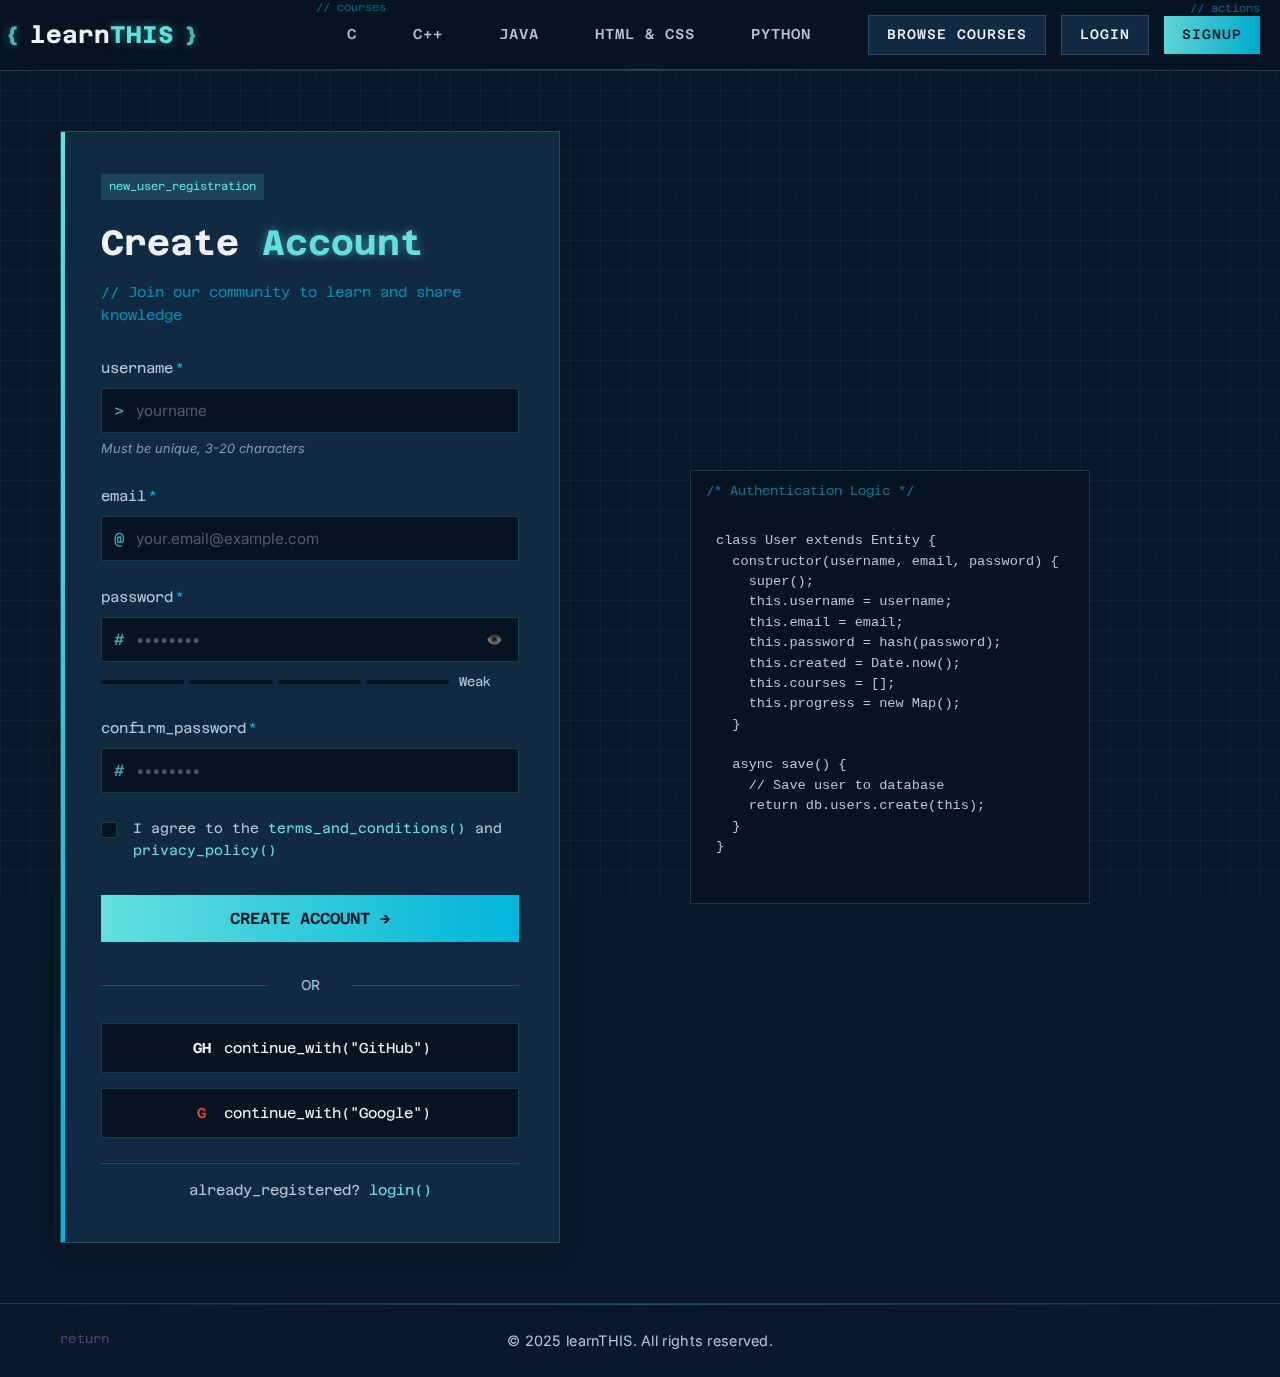
<file: signup.html>
<!DOCTYPE html>
<html lang="en">

<head>
    <meta charset="UTF-8">
    <meta name="viewport" content="width=device-width, initial-scale=1.0">
    <meta name="description" content="Create an account on learnTHIS to track your progress and create your own courses">
    <title>Sign Up - learnTHIS</title>
    <link rel="stylesheet" href="styles.css">
    <link rel="stylesheet" href="auth-styles.css">
    <link rel="shortcut icon" href="favicon.ico" type="image/x-icon">
</head>

<body class="auth-page">
    <header>
        <nav aria-label="Main navigation">
            <a href="index.html" class="logo" aria-label="learnTHIS homepage">learn<span class="emphasized">THIS</span></a>

            <div class="courses-container" role="navigation" aria-label="Course navigation">
                <a href="C.html" class="course">C</a>
                <a href="C++.html" class="course">C++</a>
                <a href="Java.html" class="course">JAVA</a>
                <a href="HTML.html" class="course">HTML &amp; CSS</a>
                <a href="Python.html" class="course">PYTHON</a>
            </div>

            <div class="buttons-container">
                <a href="browse-courses.html" class="button">BROWSE COURSES</a>
                <a href="login.html" class="button">LOGIN</a>
                <a href="signup.html" class="button active">SIGNUP</a>
            </div>
        </nav>
    </header>

    <main>
        <section class="auth-container">
            <div class="auth-card">
                <div class="auth-header">
                    <span class="auth-tag">new_user_registration</span>
                    <h1>Create <span class="emphasized">Account</span></h1>
                    <p class="auth-subtitle">// Join our community to learn and share knowledge</p>
                </div>
                
                <form id="signupForm" class="auth-form">
                    <div class="form-group">
                        <label for="username">username<span class="required">*</span></label>
                        <div class="input-container">
                            <span class="input-prefix">&gt;</span>
                            <input type="text" id="username" name="username" placeholder="yourname" required autocomplete="username">
                            <div class="input-line"></div>
                        </div>
                        <div class="input-hint">Must be unique, 3-20 characters</div>
                    </div>
                    
                    <div class="form-group">
                        <label for="email">email<span class="required">*</span></label>
                        <div class="input-container">
                            <span class="input-prefix">@</span>
                            <input type="email" id="email" name="email" placeholder="your.email@example.com" required autocomplete="email">
                            <div class="input-line"></div>
                        </div>
                    </div>
                    
                    <div class="form-group">
                        <label for="newPassword">password<span class="required">*</span></label>
                        <div class="input-container">
                            <span class="input-prefix">#</span>
                            <input type="password" id="newPassword" name="newPassword" placeholder="••••••••" required autocomplete="new-password">
                            <div class="input-line"></div>
                            <button type="button" class="toggle-password" aria-label="Toggle password visibility">
                                <span class="eye-icon">👁️</span>
                            </button>
                        </div>
                        <div class="password-strength">
                            <div class="strength-meter">
                                <div class="strength-segment"></div>
                                <div class="strength-segment"></div>
                                <div class="strength-segment"></div>
                                <div class="strength-segment"></div>
                            </div>
                            <span class="strength-text">Weak</span>
                        </div>
                    </div>
                    
                    <div class="form-group">
                        <label for="confirmPassword">confirm_password<span class="required">*</span></label>
                        <div class="input-container">
                            <span class="input-prefix">#</span>
                            <input type="password" id="confirmPassword" name="confirmPassword" placeholder="••••••••" required autocomplete="new-password">
                            <div class="input-line"></div>
                        </div>
                    </div>
                    
                    <div class="form-agreement">
                        <input type="checkbox" id="terms" name="terms" class="custom-checkbox" required>
                        <label for="terms">I agree to the <a href="terms.html" target="_blank">terms_and_conditions()</a> and <a href="privacy.html" target="_blank">privacy_policy()</a></label>
                    </div>
                    
                    <button type="submit" class="auth-button">
                        <span class="button-text">CREATE ACCOUNT</span>
                        <span class="button-icon">→</span>
                    </button>
                </form>
                
                <div class="auth-divider">
                    <span>OR</span>
                </div>
                
                <div class="social-login">
                    <button type="button" class="social-button github">
                        <span class="social-icon">GH</span>
                        <span>continue_with("GitHub")</span>
                    </button>
                    <button type="button" class="social-button google">
                        <span class="social-icon">G</span>
                        <span>continue_with("Google")</span>
                    </button>
                </div>
                
                <div class="auth-footer">
                    <p class="auth-footer-text">already_registered? <a href="login.html">login()</a></p>
                </div>
            </div>

            <div class="auth-decoration">
                <div class="code-snippet">
                    <pre><code>
class User extends Entity {
  constructor(username, email, password) {
    super();
    this.username = username;
    this.email = email;
    this.password = hash(password);
    this.created = Date.now();
    this.courses = [];
    this.progress = new Map();
  }

  async save() {
    // Save user to database
    return db.users.create(this);
  }
}
                    </code></pre>
                </div>
            </div>
        </section>
    </main>

    <footer>
        <div class="footer-content">
            © 2025 learnTHIS. All rights reserved.
        </div>
    </footer>
    <script src="script.js"></script>
    <script src="auth-script.js"></script>
</body>

</html>
</file>
<file: styles.css>
@import url('https://fonts.googleapis.com/css2?family=Azeret+Mono:wght@300;400;500;600;700&family=Inter:wght@300;400;500;600;700&display=swap');

:root {
  /* Core colors */
  --paper: #0a1929;
  --paper-dark: #061320;
  --ink: #eef1f6;
  --ink-light: #b8c4d8;
  
  /* Accent colors */
  --accent-1: #64dfdf;
  --accent-2: #9b5de5;
  --accent-3: #00b4d8;
  
  /* UI elements */
  --surface: #102a43;
  --surface-light: #1a3d5c;
  --shadow: rgba(100, 223, 223, 0.15);
  --shadow-strong: rgba(100, 223, 223, 0.3);
  --border: rgba(100, 223, 223, 0.2);
  --border-hover: rgba(100, 223, 223, 0.4);
  --box-shadow: 0 4px 12px rgba(0, 0, 0, 0.15);
  --transition: all 0.3s ease;
  
  /* Gradients */
  --gradient-text: linear-gradient(135deg, var(--accent-1), var(--accent-3));
  --gradient-button: linear-gradient(90deg, var(--accent-1), var(--accent-3));
  --gradient-edge-vertical: linear-gradient(to bottom, var(--accent-1), var(--accent-3));
  --gradient-edge-horizontal: linear-gradient(to right, var(--accent-3), var(--accent-1));
  
  /* Effects */
  --matrix-glow: 0 0 10px rgba(100, 223, 223, 0.5);
}

/* Base styles */
* {
  margin: 0;
  padding: 0;
  box-sizing: border-box;
}

body {
  font-family: 'Inter', sans-serif;
  background-color: var(--paper);
  color: var(--ink);
  line-height: 1.6;
  overflow-x: hidden;
  position: relative;
}

/* Background patterns */
body::before {
  content: '';
  position: fixed;
  top: 0;
  left: 0;
  width: 100%;
  height: 100%;
  background-image: 
    linear-gradient(to right, rgba(100, 223, 223, 0.05) 1px, transparent 1px),
    linear-gradient(to bottom, rgba(100, 223, 223, 0.05) 1px, transparent 1px),
    radial-gradient(rgba(100, 223, 223, 0.03) 2px, transparent 2px);
  background-size: 30px 30px, 30px 30px, 120px 120px;
  background-position: 0 0, 0 0, 15px 15px;
  z-index: -1;
  pointer-events: none;
}

body::after {
  content: '';
  position: fixed;
  top: 0;
  right: 0;
  width: 200px;
  height: 200px;
  background-image: 
    radial-gradient(circle, rgba(155, 93, 229, 0.02) 1px, transparent 1px),
    linear-gradient(45deg, transparent 96%, rgba(155, 93, 229, 0.05) 97%);
  background-size: 15px 15px, 50px 50px;
  z-index: -1;
  pointer-events: none;
}

/* Header & Navigation */
header {
  width: 100%;
  background-color: rgba(6, 19, 32, 0.85);
  backdrop-filter: blur(10px);
  -webkit-backdrop-filter: blur(10px);
  border-bottom: 1px solid var(--border);
  position: sticky;
  top: 0;
  z-index: 100;
}

header::before {
  content: '';
  position: absolute;
  bottom: 0;
  left: 0;
  width: 100%;
  height: 1px;
  background: linear-gradient(90deg, transparent, var(--accent-1), transparent);
  opacity: 0.3;
}

header nav {
  display: flex;
  align-items: center;
  justify-content: space-between;
  padding: 0;
  height: 70px;
  width: 100%;
  max-width: 1400px;
  margin: 0 auto;
  position: relative;
}

/* Logo */
.logo {
  text-decoration: none;
  padding: 18px 30px;
  font-weight: 700;
  font-size: 1.5rem;
  letter-spacing: 0;
  position: relative;
  display: inline-block;
  color: var(--ink);
  font-family: 'Azeret Mono', monospace;
}

.logo::before {
  content: '{';
  position: absolute;
  top: 50%;
  left: 5px;
  transform: translateY(-50%);
  color: var(--accent-1);
  opacity: 0.8;
  text-shadow: var(--matrix-glow);
}

.logo::after {
  content: '}';
  position: absolute;
  top: 50%;
  right: 5px;
  transform: translateY(-50%);
  color: var(--accent-1);
  opacity: 0.8;
  text-shadow: var(--matrix-glow);
}

.emphasized {
  position: relative;
  color: var(--accent-1);
  text-shadow: var(--matrix-glow);
}

/* Navigation */
.courses-container {
  display: flex;
  align-items: center;
  gap: 8px;
  margin-left: auto;
  margin-right: 40px;
  position: relative;
}

.courses-container::before {
  content: '// courses';
  position: absolute;
  top: -15px;
  left: 0;
  font-size: 0.7rem;
  font-family: 'Azeret Mono', monospace;
  color: var(--accent-3);
  opacity: 0.5;
}

.course {
  text-decoration: none;
  color: var(--ink-light);
  padding: 8px 16px;
  font-weight: 500;
  font-size: 0.9rem;
  letter-spacing: 1px;
  transition: var(--transition);
  border: 1px solid transparent;
  border-radius: 0;
  position: relative;
  overflow: hidden;
  font-family: 'Azeret Mono', monospace;
}

.course::before {
  content: '>';
  margin-right: 4px;
  color: var(--accent-1);
  opacity: 0;
  transition: var(--transition);
}

.course:hover::before {
  opacity: 1;
  text-shadow: var(--matrix-glow);
}

.course::after {
  content: '';
  position: absolute;
  bottom: 0;
  left: 0;
  width: 0;
  height: 2px;
  background: var(--accent-1);
  opacity: 0.8;
  transition: var(--transition);
}

.course:hover {
  color: var(--ink);
}

.course:hover::after {
  width: 100%;
  box-shadow: var(--matrix-glow);
}

/* Buttons */
.buttons-container {
  display: flex;
  align-items: center;
  gap: 15px;
  margin-right: 20px;
  position: relative;
}

.buttons-container::before {
  content: '// actions';
  position: absolute;
  top: -15px;
  right: 0;
  font-size: 0.7rem;
  font-family: 'Azeret Mono', monospace;
  color: var(--accent-3);
  opacity: 0.5;
}

.button {
  color: var(--ink);
  text-decoration: none;
  padding: 8px 18px;
  font-weight: 500;
  font-size: 0.85rem;
  letter-spacing: 1px;
  transition: var(--transition);
  background-color: var(--surface);
  border: 1px solid var(--border);
  border-radius: 0;
  position: relative;
  overflow: hidden;
  font-family: 'Azeret Mono', monospace;
  text-transform: uppercase;
}

.button:hover {
  background-color: var(--surface-light);
  border-color: var(--border-hover);
  transform: translateY(-1px);
  box-shadow: 0 2px 8px var(--shadow);
}

.button::before {
  content: "";
  position: absolute;
  top: 0;
  left: 0;
  width: 100%;
  height: 100%;
  background: linear-gradient(120deg, transparent, rgba(100, 223, 223, 0.1), transparent);
  transform: translateX(-100%);
}

.button:hover::before {
  animation: code-scan 1.2s infinite;
}

.buttons-container a:last-child {
  background: var(--gradient-button);
  color: var(--paper);
  border: none;
  opacity: 0.95;
}

.buttons-container a:last-child:hover {
  opacity: 1;
  box-shadow: 0 3px 10px var(--shadow-strong);
}

.create-course-btn {
  background: var(--gradient-button);
  color: var(--paper);
  padding: 12px 30px;
  font-size: 1rem;
  font-weight: 600;
  letter-spacing: 0.05em;
  border: none;
  opacity: 0.95;
  display: inline-block;
  border-radius: 0;
  font-family: 'Azeret Mono', monospace;
  text-transform: uppercase;
}

.create-course-btn:hover {
  opacity: 1;
  box-shadow: 0 3px 12px var(--shadow-strong);
  transform: translateY(-2px);
}

/* Welcome section */
.welcome-section {
  text-align: center;
  padding: 140px 20px 100px;
  max-width: 1200px;
  margin: 0 auto;
  position: relative;
  background: linear-gradient(to bottom, var(--paper), var(--paper-dark));
}

.welcome-section::before {
  content: '<';
  position: absolute;
  top: 70px;
  left: 0;
  font-family: 'Azeret Mono', monospace;
  font-size: 5rem;
  color: rgba(100, 223, 223, 0.05);
}

.welcome-section::after {
  content: '/>';
  position: absolute;
  bottom: 30px;
  right: 0;
  font-family: 'Azeret Mono', monospace;
  font-size: 5rem;
  color: rgba(100, 223, 223, 0.05);
}

.welcome-title {
  font-size: 4.5rem;
  font-weight: 700;
  margin-bottom: 30px;
  letter-spacing: -0.5px;
  line-height: 1.1;
  color: var(--ink);
  font-family: 'Azeret Mono', monospace;
  position: relative;
}

.welcome-title::before {
  content: 'function';
  position: absolute;
  top: -35px;
  left: 50%;
  transform: translateX(-50%);
  font-size: 1rem;
  color: var(--accent-3);
  opacity: 0.5;
  font-weight: normal;
}

.welcome-title .emphasized {
  background: var(--gradient-text);
  -webkit-background-clip: text;
  background-clip: text;
  color: transparent;
  position: relative;
  opacity: 0.95;
  text-shadow: none;
}

.welcome-subtitle {
  font-size: 1.3rem;
  font-weight: 400;
  color: var(--ink-light);
  max-width: 600px;
  margin: 0 auto;
  letter-spacing: 0;
  position: relative;
}

.welcome-subtitle::after {
  content: "_";
  display: inline-block;
  animation: blink 1s infinite;
  font-family: 'Azeret Mono', monospace;
  color: var(--accent-1);
  text-shadow: var(--matrix-glow);
}

/* How it works section */
.how-it-works-section {
  padding: 120px 20px;
  text-align: center;
  position: relative;
  background-color: var(--surface);
}

.how-it-works-section::after {
  content: '';
  position: absolute;
  bottom: 0;
  right: 0;
  width: 200px;
  height: 200px;
  background-image: linear-gradient(45deg, transparent 48%, var(--accent-1) 49%, var(--accent-1) 51%, transparent 52%),
                    linear-gradient(-45deg, transparent 48%, var(--accent-1) 49%, var(--accent-1) 51%, transparent 52%);
  background-size: 30px 30px;
  background-position: 0 0;
  opacity: 0.05;
  z-index: 0;
}

.section-title {
  font-size: 2.6rem;
  font-weight: 700;
  margin-bottom: 80px;
  letter-spacing: 0;
  color: var(--ink);
  display: inline-block;
  position: relative;
  font-family: 'Azeret Mono', monospace;
}

.section-title::before {
  content: '';
  position: absolute;
  bottom: -20px;
  left: 50%;
  transform: translateX(-50%);
  width: 70px;
  height: 3px;
  background: var(--accent-1);
  opacity: 0.8;
  box-shadow: var(--matrix-glow);
}

/* Features */
.features-container {
  display: flex;
  flex-wrap: wrap;
  justify-content: center;
  gap: 40px;
  max-width: 1200px;
  margin: 0 auto;
  counter-reset: feature-counter;
}

.feature-circle {
  background-color: var(--surface-light);
  border: 1px solid var(--border);
  border-radius: 0;
  padding: 40px 25px 40px 45px;
  display: flex;
  flex-direction: column;
  justify-content: center;
  align-items: flex-start;
  transition: var(--transition);
  position: relative;
  min-height: 260px;
  width: 280px;
  flex: 0 0 auto;
  overflow: hidden;
  box-shadow: none;
  counter-increment: feature-counter;
}

.feature-circle::before {
  content: counter(feature-counter);
  position: absolute;
  top: 40px;
  left: 15px;
  font-family: 'Azeret Mono', monospace;
  font-size: 0.8rem;
  color: var(--accent-1);
  opacity: 0.4;
  text-align: right;
}

.feature-circle::after {
  content: '';
  position: absolute;
  top: 10px;
  right: 10px;
  width: 8px;
  height: 8px;
  background: var(--accent-1);
  opacity: 0.6;
  border-radius: 50%;
  box-shadow: var(--matrix-glow);
}

.feature-circle:hover::before {
  opacity: 0.7;
}

.feature-circle:hover::after {
  opacity: 0.8;
  transform: scale(1.2);
}

.feature-circle:hover {
  transform: translateY(-3px);
  border-color: var(--border-hover);
  box-shadow: 0 4px 12px var(--shadow);
}

.feature-circle h3 {
  margin: 0 0 20px 0;
  font-weight: 600;
  font-size: 1.4rem;
  letter-spacing: 0;
  background: var(--gradient-text);
  -webkit-background-clip: text;
  background-clip: text;
  color: transparent;
  opacity: 0.95;
  font-family: 'Azeret Mono', monospace;
}

.feature-circle h3::before {
  content: 'function ';
  font-size: 0.8rem;
  opacity: 0.5;
  font-weight: normal;
  position: absolute;
  top: 15px;
  left: 45px;
  color: var(--accent-3);
}

.feature-circle h3::after {
  content: '() {';
  opacity: 0.7;
}

.feature-circle p {
  margin: 0;
  font-size: 1rem;
  line-height: 1.6;
  color: var(--ink-light);
  letter-spacing: 0;
  position: relative;
  padding-left: 20px;
}

.feature-circle p::after {
  content: '}';
  position: absolute;
  bottom: -25px;
  left: 0;
  font-family: 'Azeret Mono', monospace;
  color: var(--accent-1);
  opacity: 0.7;
}

/* Share knowledge section */
.share-knowledge-section {
  padding: 120px 20px;
  text-align: center;
  background-color: var(--paper-dark);
  position: relative;
  display: flex;
  justify-content: center;
  align-items: center;
  overflow: hidden;
}

.share-knowledge-section::before {
  content: '';
  position: absolute;
  top: 0;
  left: 0;
  width: 100%;
  height: 100%;
  background: 
    linear-gradient(90deg, transparent 99.5%, var(--accent-1) 99.5%),
    linear-gradient(0deg, transparent 99.5%, var(--accent-1) 99.5%);
  background-size: 20px 20px;
  opacity: 0.05;
  z-index: 0;
}

.share-knowledge-section::after {
  content: '10101';
  position: absolute;
  bottom: 40px;
  right: 30px;
  font-family: 'Azeret Mono', monospace;
  font-size: 1.5rem;
  color: rgba(100, 223, 223, 0.05);
  letter-spacing: 3px;
}

.share-knowledge-section .container {
  max-width: 800px;
  margin: 0 auto;
  display: flex;
  flex-direction: column;
  align-items: center;
  position: relative;
  z-index: 1;
}

.share-knowledge-section .section-title::before {
  content: '# ';
  position: absolute;
  top: 0;
  left: -30px;
  color: var(--accent-2);
  opacity: 0.5;
}

.share-knowledge-text {
  font-size: 1.2rem;
  color: var(--ink-light);
  margin-bottom: 40px;
  max-width: 600px;
  text-align: center;
  position: relative;
}

.share-knowledge-text::before {
  content: '/* ';
  position: absolute;
  top: -5px;
  left: 0;
  font-family: 'Azeret Mono', monospace;
  color: var(--accent-1);
  opacity: 0.5;
}

.share-knowledge-text::after {
  content: ' */';
  position: absolute;
  bottom: -5px;
  right: 0;
  font-family: 'Azeret Mono', monospace;
  color: var(--accent-1);
  opacity: 0.5;
}

/* Rotating text */
#rotating-text {
  position: relative;
  display: inline-block;
  transition: all 0.3s ease;
  min-height: 1.2em;
  vertical-align: baseline;
}

#rotating-text.rotating {
  animation: fadeInUp 0.6s ease-out;
}

#rotating-text.paused {
  animation-play-state: paused;
}

/* Footer */
footer {
  background-color: var(--paper);
  border-top: 1px solid var(--border);
  text-align: center;
  padding: 25px 20px;
  color: var(--ink-light);
  font-size: 0.9rem;
  font-weight: 400;
  letter-spacing: 0.02em;
  position: relative;
}

footer::before {
  content: '';
  position: absolute;
  top: 0;
  left: 0;
  width: 100%;
  height: 1px;
  background: linear-gradient(90deg, transparent, var(--accent-1), transparent);
  opacity: 0.3;
}

.footer-content {
  max-width: 1200px;
  margin: 0 auto;
  position: relative;
}

.footer-content::before {
  content: 'return';
  position: absolute;
  top: 0;
  left: 20px;
  font-family: 'Azeret Mono', monospace;
  font-size: 0.8rem;
  color: var(--accent-2);
  opacity: 0.5;
}

/* Animations */
@keyframes blink {
  0%, 100% { opacity: 1; }
  50% { opacity: 0; }
}

@keyframes code-scan {
  0% { transform: translateX(-100%); }
  100% { transform: translateX(100%); }
}

@keyframes dataStream {
  0% { content: '01'; opacity: 0.4; }
  25% { content: '10'; opacity: 0.5; }
  50% { content: '01'; opacity: 0.4; }
  75% { content: '11'; opacity: 0.5; }
  100% { content: '01'; opacity: 0.4; }
}

@keyframes fadeInUp {
  0% { 
    opacity: 0;
    transform: translateY(10px);
  }
  100% { 
    opacity: 1;
    transform: translateY(0);
  }
}

/* Responsive styles */
@media (max-width: 1360px) {
  .features-container {
    max-width: 900px;
  }
}

@media (max-width: 1024px) {
  header nav {
    padding: 0 20px;
  }
  
  .courses-container {
    display: none;
  }
  
  .features-container {
    max-width: 600px;
  }
  
  .welcome-section::before,
  .welcome-section::after {
    display: none;
  }
}

@media (max-width: 768px) {
  header nav {
    flex-wrap: wrap;
    height: auto;
    padding: 15px;
  }
  
  .logo {
    width: 100%;
    text-align: center;
    margin-bottom: 10px;
    padding: 10px;
  }
  
  .logo::before {
    left: 10px;
  }
  
  .logo::after {
    right: 10px;
  }
  
  .buttons-container {
    width: 100%;
    justify-content: center;
    margin: 10px 0;
  }
  
  .welcome-title {
    font-size: 3rem;
  }
  
  .welcome-subtitle {
    font-size: 1.1rem;
  }
  
  .feature-circle {
    width: 100%;
    max-width: 320px;
  }

  .share-knowledge-section {
    padding: 80px 20px;
  }
  
  .share-knowledge-text {
    font-size: 1rem;
    margin-bottom: 30px;
  }
  
  .create-course-btn {
    padding: 10px 24px;
    font-size: 0.9rem;
  }
  
  #rotating-text {
    min-width: auto !important;
    display: block !important;
    margin-top: 5px;
  }
  
  .welcome-title {
    font-size: 2.8rem;
    line-height: 1.2;
  }

  footer {
    padding: 20px;
    font-size: 0.8rem;
  }
}
</file>
<file: course-styles.css>
/* Course Page Specific Styles */

/* Course Header Section */
.course-header {
  background: linear-gradient(to bottom, var(--paper-dark), var(--surface));
  padding: 100px 20px 80px;
  text-align: center;
  position: relative;
}

.course-header::before {
  content: '';
  position: absolute;
  top: 0;
  left: 0;
  width: 100%;
  height: 100%;
  background-image: 
    linear-gradient(45deg, transparent 95%, var(--accent-1) 95%),
    linear-gradient(-45deg, transparent 95%, var(--accent-1) 95%);
  background-size: 40px 40px;
  opacity: 0.05;
  z-index: 0;
}

.course-header .container {
  max-width: 900px;
  margin: 0 auto;
  position: relative;
  z-index: 1;
}

.course-tag {
  display: inline-block;
  padding: 6px 12px;
  background-color: rgba(100, 223, 223, 0.15);
  font-family: 'Azeret Mono', monospace;
  font-size: 0.8rem;
  color: var(--accent-1);
  text-transform: uppercase;
  letter-spacing: 1px;
  margin-bottom: 20px;
}

.course-header h1 {
  font-size: 3.5rem;
  font-weight: 700;
  margin-bottom: 20px;
  color: var(--ink);
  font-family: 'Azeret Mono', monospace;
  position: relative;
}

.course-description {
  font-size: 1.2rem;
  color: var(--ink-light);
  max-width: 700px;
  margin: 0 auto 40px;
  line-height: 1.7;
}

/* Course Meta Data */
.course-meta {
  display: flex;
  justify-content: center;
  gap: 40px;
  margin-bottom: 40px;
}

.meta-item {
  display: flex;
  flex-direction: column;
  align-items: center;
  gap: 8px;
}

.meta-icon {
  font-size: 1.3rem;
}

.meta-text {
  font-family: 'Azeret Mono', monospace;
  color: var(--ink-light);
  font-size: 0.9rem;
}

/* Course Actions */
.course-actions {
  display: flex;
  justify-content: center;
  gap: 20px;
  margin-top: 30px;
}

.start-button {
  padding: 12px 30px;
  font-size: 1rem;
  background: var(--gradient-button);
  color: var(--paper);
  font-weight: 600;
  border: none;
}

.outline-button {
  padding: 12px 30px;
  font-size: 1rem;
  background: transparent;
  color: var(--ink);
  border: 1px solid var(--border);
}

/* Course Modules Section */
.course-modules {
  padding: 80px 20px;
  background-color: var(--paper);
}

.course-modules .container {
  max-width: 1200px;
  margin: 0 auto;
}

.module-grid {
  display: grid;
  grid-template-columns: repeat(auto-fill, minmax(350px, 1fr));
  gap: 30px;
  margin: 50px 0;
}

.module-card {
  background-color: var(--surface);
  border: 1px solid var(--border);
  padding: 30px;
  position: relative;
  transition: var(--transition);
}

.module-card:hover {
  transform: translateY(-5px);
  box-shadow: 0 10px 20px rgba(0, 0, 0, 0.1);
  border-color: var(--border-hover);
}

.module-number {
  position: absolute;
  top: 20px;
  right: 20px;
  font-family: 'Azeret Mono', monospace;
  font-size: 1.5rem;
  color: var(--accent-1);
  opacity: 0.3;
  font-weight: 300;
}

.module-card h3 {
  font-size: 1.4rem;
  margin-bottom: 20px;
  color: var(--ink);
  font-family: 'Azeret Mono', monospace;
}

.module-lessons {
  list-style: none;
  margin: 0 0 30px 0;
  padding: 0;
}

.module-lessons li {
  margin-bottom: 10px;
  padding-left: 18px;
  position: relative;
  color: var(--ink-light);
}

.module-lessons li::before {
  content: '>';
  position: absolute;
  left: 0;
  color: var(--accent-1);
  opacity: 0.7;
  font-family: 'Azeret Mono', monospace;
}

.module-button {
  width: 100%;
  padding: 10px;
  text-align: center;
  font-size: 0.9rem;
  font-family: 'Azeret Mono', monospace;
}

/* Locked Module */
.module-card.locked {
  opacity: 0.7;
}

.module-card.locked:hover {
  transform: none;
  box-shadow: none;
}

.module-lock-message {
  font-size: 0.8rem;
  color: var(--accent-3);
  margin-top: 10px;
  text-align: center;
  font-family: 'Azeret Mono', monospace;
}

.load-more-container {
  text-align: center;
  margin-top: 40px;
}

/* Resources Section */
.course-resources {
  padding: 80px 20px;
  background-color: var(--surface);
}

.course-resources .container {
  max-width: 1200px;
  margin: 0 auto;
}

.resources-grid {
  display: grid;
  grid-template-columns: repeat(auto-fit, minmax(300px, 1fr));
  gap: 30px;
  margin-top: 50px;
}

.resource-card {
  background-color: var(--paper);
  border: 1px solid var(--border);
  padding: 30px;
  text-align: center;
  transition: var(--transition);
  height: 100%;
  display: flex;
  flex-direction: column;
}

.resource-card:hover {
  transform: translateY(-5px);
  box-shadow: 0 8px 15px rgba(0, 0, 0, 0.1);
  border-color: var(--border-hover);
}

.resource-icon {
  font-size: 2.5rem;
  margin-bottom: 20px;
}

.resource-card h3 {
  font-size: 1.3rem;
  margin-bottom: 15px;
  color: var(--ink);
  font-family: 'Azeret Mono', monospace;
}

.resource-card p {
  color: var(--ink-light);
  margin-bottom: 20px;
}

.resource-card ul {
  text-align: left;
  padding-left: 20px;
  margin-bottom: 20px;
}

.resource-card ul li {
  margin-bottom: 8px;
  color: var(--ink-light);
}

.text-link {
  color: var(--accent-1);
  text-decoration: none;
  font-family: 'Azeret Mono', monospace;
  margin-top: auto;
  display: inline-block;
  position: relative;
}

.text-link::after {
  content: '';
  position: absolute;
  bottom: -2px;
  left: 0;
  width: 100%;
  height: 1px;
  background-color: var(--accent-1);
  transform: scaleX(0);
  transition: transform 0.3s ease;
}

.text-link:hover::after {
  transform: scaleX(1);
}

/* Active course navigation */
.course.active {
  color: var(--accent-1);
}

.course.active::before {
  opacity: 1;
}

/* Responsive styles */
@media (max-width: 1200px) {
  .module-grid {
    grid-template-columns: repeat(auto-fill, minmax(300px, 1fr));
  }
}

@media (max-width: 768px) {
  .course-header h1 {
    font-size: 2.5rem;
  }
  
  .course-description {
    font-size: 1rem;
  }
  
  .course-meta {
    flex-direction: column;
    gap: 15px;
  }
  
  .meta-item {
    flex-direction: row;
    gap: 10px;
  }
  
  .module-grid {
    grid-template-columns: 1fr;
  }
  
  .resources-grid {
    grid-template-columns: 1fr;
  }
  
  .course-actions {
    flex-direction: column;
    align-items: center;
  }
  
  .start-button, .outline-button {
    width: 100%;
  }
}
</file>
<file: auth-styles.css>
/* Authentication Pages Specific Styles */

/* Auth Container */
.auth-page {
  background-color: var(--paper);
}

.auth-container {
  display: flex;
  max-width: 1200px;
  margin: 60px auto;
  min-height: calc(100vh - 230px);
  padding: 0 20px;
}

.auth-card {
  background-color: var(--surface);
  border: 1px solid var(--border);
  padding: 40px;
  width: 100%;
  max-width: 500px;
  box-shadow: 0 10px 25px rgba(0, 0, 0, 0.1);
  position: relative;
  overflow: hidden;
  flex: 1;
}

.auth-card::before {
  content: '';
  position: absolute;
  top: 0;
  left: 0;
  width: 4px;
  height: 100%;
  background: var(--gradient-edge-vertical);
}

.auth-decoration {
  flex: 1;
  display: none;
  padding: 40px;
  position: relative;
}

@media (min-width: 1024px) {
  .auth-decoration {
    display: flex;
    align-items: center;
    justify-content: center;
  }
}

/* Auth Header */
.auth-header {
  margin-bottom: 30px;
  position: relative;
}

.auth-tag {
  display: inline-block;
  background-color: rgba(100, 223, 223, 0.15);
  color: var(--accent-1);
  font-family: 'Azeret Mono', monospace;
  font-size: 0.7rem;
  padding: 4px 8px;
  text-transform: lowercase;
  margin-bottom: 15px;
}

.auth-header h1 {
  font-size: 2.2rem;
  margin-bottom: 10px;
  font-family: 'Azeret Mono', monospace;
  color: var(--ink);
  position: relative;
}

.auth-subtitle {
  font-family: 'Azeret Mono', monospace;
  color: var(--accent-3);
  opacity: 0.7;
  font-size: 0.9rem;
}

/* Auth Form */
.auth-form {
  margin-bottom: 30px;
}

.form-group {
  margin-bottom: 25px;
}

label {
  display: block;
  margin-bottom: 8px;
  font-family: 'Azeret Mono', monospace;
  color: var(--ink-light);
  font-size: 0.9rem;
}

.required {
  color: var(--accent-3);
  margin-left: 2px;
}

.input-container {
  position: relative;
  display: flex;
  align-items: center;
  background-color: var(--paper-dark);
  border: 1px solid var(--border);
  transition: var(--transition);
}

.input-container:focus-within {
  border-color: var(--border-hover);
}

.input-prefix {
  padding: 0 12px;
  color: var(--accent-1);
  font-family: 'Azeret Mono', monospace;
  opacity: 0.7;
}

input[type="text"],
input[type="email"],
input[type="password"] {
  background-color: transparent;
  border: none;
  padding: 12px 15px 12px 0;
  width: 100%;
  color: var(--ink);
  font-family: 'Inter', sans-serif;
  font-size: 0.95rem;
}

input[type="text"]:focus,
input[type="email"]:focus,
input[type="password"]:focus {
  outline: none;
}

input[type="text"]::placeholder,
input[type="email"]::placeholder,
input[type="password"]::placeholder {
  color: var(--ink-light);
  opacity: 0.4;
}

.input-line {
  position: absolute;
  bottom: 0;
  left: 0;
  width: 0;
  height: 2px;
  background-color: var(--accent-1);
  transition: width 0.3s ease;
}

.input-container:focus-within .input-line {
  width: 100%;
}

.toggle-password {
  background: none;
  border: none;
  color: var(--ink-light);
  padding: 0 15px;
  cursor: pointer;
}

.eye-icon {
  opacity: 0.5;
  transition: opacity 0.2s ease;
}

.toggle-password:hover .eye-icon {
  opacity: 0.8;
}

.input-hint {
  font-size: 0.8rem;
  color: var(--ink-light);
  margin-top: 6px;
  opacity: 0.7;
  font-style: italic;
}

/* Password Strength Meter */
.password-strength {
  margin-top: 10px;
  display: flex;
  align-items: center;
}

.strength-meter {
  display: flex;
  gap: 5px;
  flex: 1;
  margin-right: 10px;
}

.strength-segment {
  height: 4px;
  flex: 1;
  background-color: var(--paper-dark);
  border-radius: 2px;
  transition: background-color 0.3s ease;
}

.strength-segment.weak {
  background-color: #e74c3c;
}

.strength-segment.medium {
  background-color: #f39c12;
}

.strength-segment.strong {
  background-color: #2ecc71;
}

.strength-text {
  font-size: 0.8rem;
  color: var(--ink-light);
  width: 60px;
  font-family: 'Azeret Mono', monospace;
}

/* Form Options */
.form-options {
  display: flex;
  justify-content: space-between;
  align-items: center;
  margin-bottom: 25px;
}

.remember-me {
  display: flex;
  align-items: center;
}

.custom-checkbox {
  appearance: none;
  -webkit-appearance: none;
  width: 16px;
  height: 16px;
  border: 1px solid var(--border);
  background-color: var(--paper-dark);
  cursor: pointer;
  margin-right: 8px;
  position: relative;
  flex-shrink: 0;
}

.custom-checkbox:checked::before {
  content: '✓';
  position: absolute;
  top: 0;
  left: 0;
  width: 100%;
  height: 100%;
  color: var(--accent-1);
  display: flex;
  justify-content: center;
  align-items: center;
  font-size: 12px;
}

.remember-me label {
  margin-bottom: 0;
  font-size: 0.85rem;
}

.forgot-link {
  color: var(--accent-1);
  font-size: 0.85rem;
  font-family: 'Azeret Mono', monospace;
  text-decoration: none;
  transition: color 0.2s ease;
}

.forgot-link:hover {
  color: var(--accent-3);
}

/* Form Agreement */
.form-agreement {
  margin-bottom: 25px;
  display: flex;
  align-items: flex-start;
}

.form-agreement .custom-checkbox {
  margin-top: 4px;
}

.form-agreement label {
  font-size: 0.85rem;
  margin-left: 8px;
}

.form-agreement a {
  color: var(--accent-1);
  text-decoration: none;
  position: relative;
  display: inline-block;
  font-family: 'Azeret Mono', monospace;
}

.form-agreement a::after {
  content: '';
  position: absolute;
  bottom: -1px;
  left: 0;
  width: 100%;
  height: 1px;
  background-color: var(--accent-1);
  transform: scaleX(0);
  transform-origin: right;
  transition: transform 0.3s ease;
}

.form-agreement a:hover::after {
  transform: scaleX(1);
  transform-origin: left;
}

/* Auth Button */
.auth-button {
  width: 100%;
  padding: 14px 20px;
  background: var(--gradient-button);
  border: none;
  color: var(--paper);
  font-family: 'Azeret Mono', monospace;
  font-weight: 600;
  font-size: 1rem;
  cursor: pointer;
  transition: transform 0.2s ease, box-shadow 0.2s ease;
  display: flex;
  justify-content: center;
  align-items: center;
  position: relative;
  overflow: hidden;
}

.auth-button:hover {
  transform: translateY(-2px);
  box-shadow: 0 5px 15px var(--shadow);
}

.auth-button:active {
  transform: translateY(0);
}

.auth-button::before {
  content: "";
  position: absolute;
  top: 0;
  left: 0;
  width: 100%;
  height: 100%;
  background: linear-gradient(120deg, transparent, rgba(255, 255, 255, 0.2), transparent);
  transform: translateX(-100%);
}

.auth-button:hover::before {
  animation: button-shine 1.5s infinite;
}

.button-text {
  margin-right: 10px;
}

.button-icon {
  transition: transform 0.2s ease;
}

.auth-button:hover .button-icon {
  transform: translateX(4px);
}

/* Auth Divider */
.auth-divider {
  text-align: center;
  margin: 25px 0;
  position: relative;
}

.auth-divider::before {
  content: '';
  position: absolute;
  top: 50%;
  left: 0;
  width: 40%;
  height: 1px;
  background-color: var(--border);
}

.auth-divider::after {
  content: '';
  position: absolute;
  top: 50%;
  right: 0;
  width: 40%;
  height: 1px;
  background-color: var(--border);
}

.auth-divider span {
  background-color: var(--surface);
  padding: 0 15px;
  position: relative;
  z-index: 1;
  color: var(--ink-light);
  font-size: 0.85rem;
}

/* Social Login */
.social-login {
  display: flex;
  flex-direction: column;
  gap: 15px;
  margin-bottom: 25px;
}

.social-button {
  display: flex;
  align-items: center;
  justify-content: center;
  padding: 12px;
  background-color: var(--paper-dark);
  border: 1px solid var(--border);
  color: var(--ink);
  cursor: pointer;
  transition: var(--transition);
  width: 100%;
}

.social-button:hover {
  background-color: var(--surface-light);
  border-color: var(--border-hover);
}

.social-icon {
  width: 24px;
  height: 24px;
  display: flex;
  align-items: center;
  justify-content: center;
  margin-right: 10px;
  font-family: 'Azeret Mono', monospace;
  font-weight: 600;
  font-size: 0.9rem;
}

.social-button.github .social-icon {
  color: #f8f8f8;
}

.social-button.google .social-icon {
  color: #ea4335;
}

.social-button span:last-child {
  font-family: 'Azeret Mono', monospace;
  font-size: 0.9rem;
}

/* Auth Footer */
.auth-footer {
  text-align: center;
  padding-top: 15px;
  border-top: 1px solid var(--border);
}

.auth-footer-text {
  font-family: 'Azeret Mono', monospace;
  font-size: 0.9rem;
  color: var(--ink-light);
}

.auth-footer a {
  color: var(--accent-1);
  text-decoration: none;
  transition: color 0.2s ease;
}

.auth-footer a:hover {
  color: var(--accent-3);
}

/* Code Snippet */
.code-snippet {
  background-color: var(--paper-dark);
  border: 1px solid var(--border);
  padding: 25px;
  border-radius: 0;
  overflow: hidden;
  position: relative;
  max-width: 400px;
  width: 100%;
}

.code-snippet::before {
  content: '/* Authentication Logic */';
  position: absolute;
  top: 10px;
  left: 15px;
  color: var(--accent-3);
  opacity: 0.6;
  font-family: 'Azeret Mono', monospace;
  font-size: 0.8rem;
}

.code-snippet pre {
  margin: 0;
  font-family: 'Azeret Mono', monospace;
  font-size: 0.85rem;
  line-height: 1.5;
  color: var(--ink-light);
  overflow-x: auto;
  white-space: pre;
}

.code-snippet code {
  display: block;
  padding-top: 15px;
}

/* Active button state */
.button.active {
  background-color: var(--surface-light);
  color: var(--accent-1);
  border-color: var(--border-hover);
}

/* Animation Keyframes */
@keyframes button-shine {
  0% { transform: translateX(-100%); }
  100% { transform: translateX(100%); }
}

/* Validation States */
.input-container.error {
  border-color: #e74c3c;
}

.input-container.error .input-line {
  background-color: #e74c3c;
}

.error-message {
  color: #e74c3c;
  font-size: 0.8rem;
  margin-top: 5px;
}

/* Responsive Adjustments */
@media (max-width: 768px) {
  .auth-card {
    padding: 30px 20px;
  }
  
  .auth-header h1 {
    font-size: 1.8rem;
  }
  
  .social-login {
    flex-direction: column;
  }
  
  .form-options {
    flex-direction: column;
    align-items: flex-start;
    gap: 15px;
  }
  
  .forgot-link {
    align-self: flex-end;
  }
}
</file>
